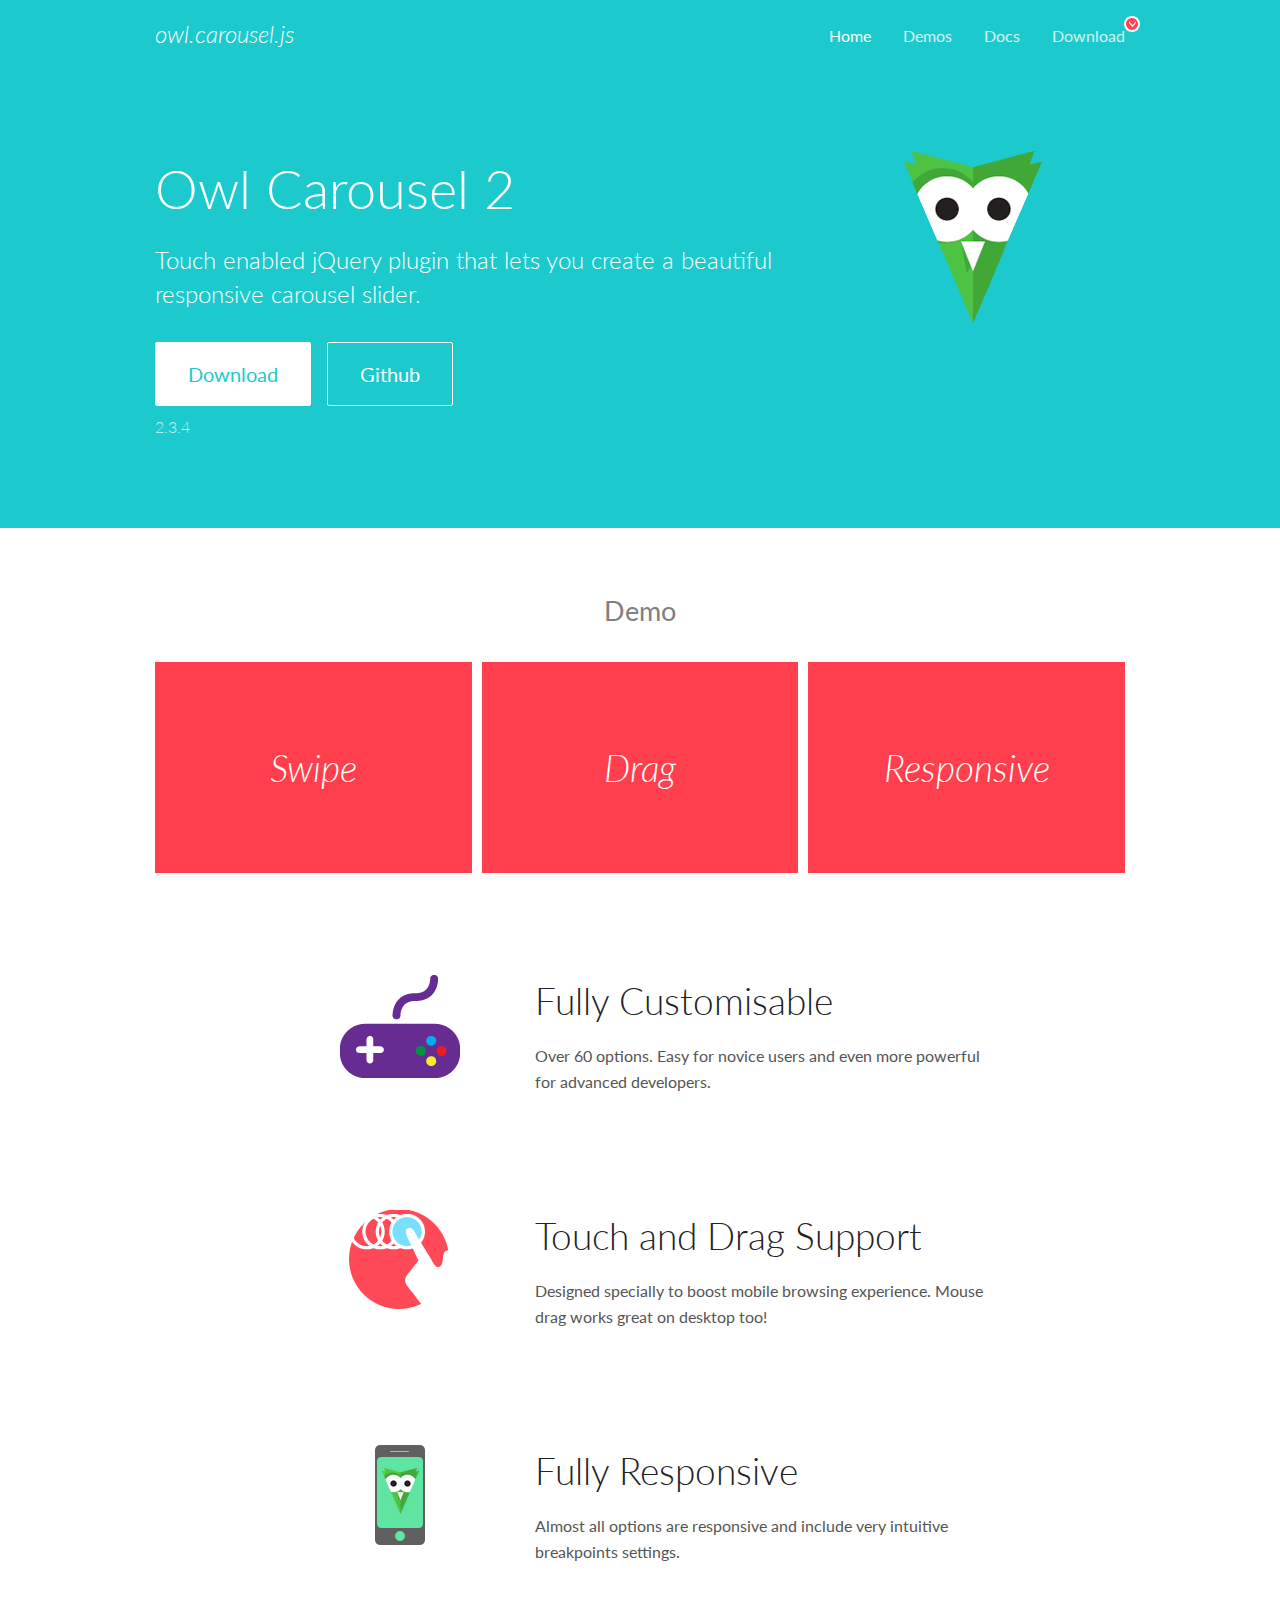
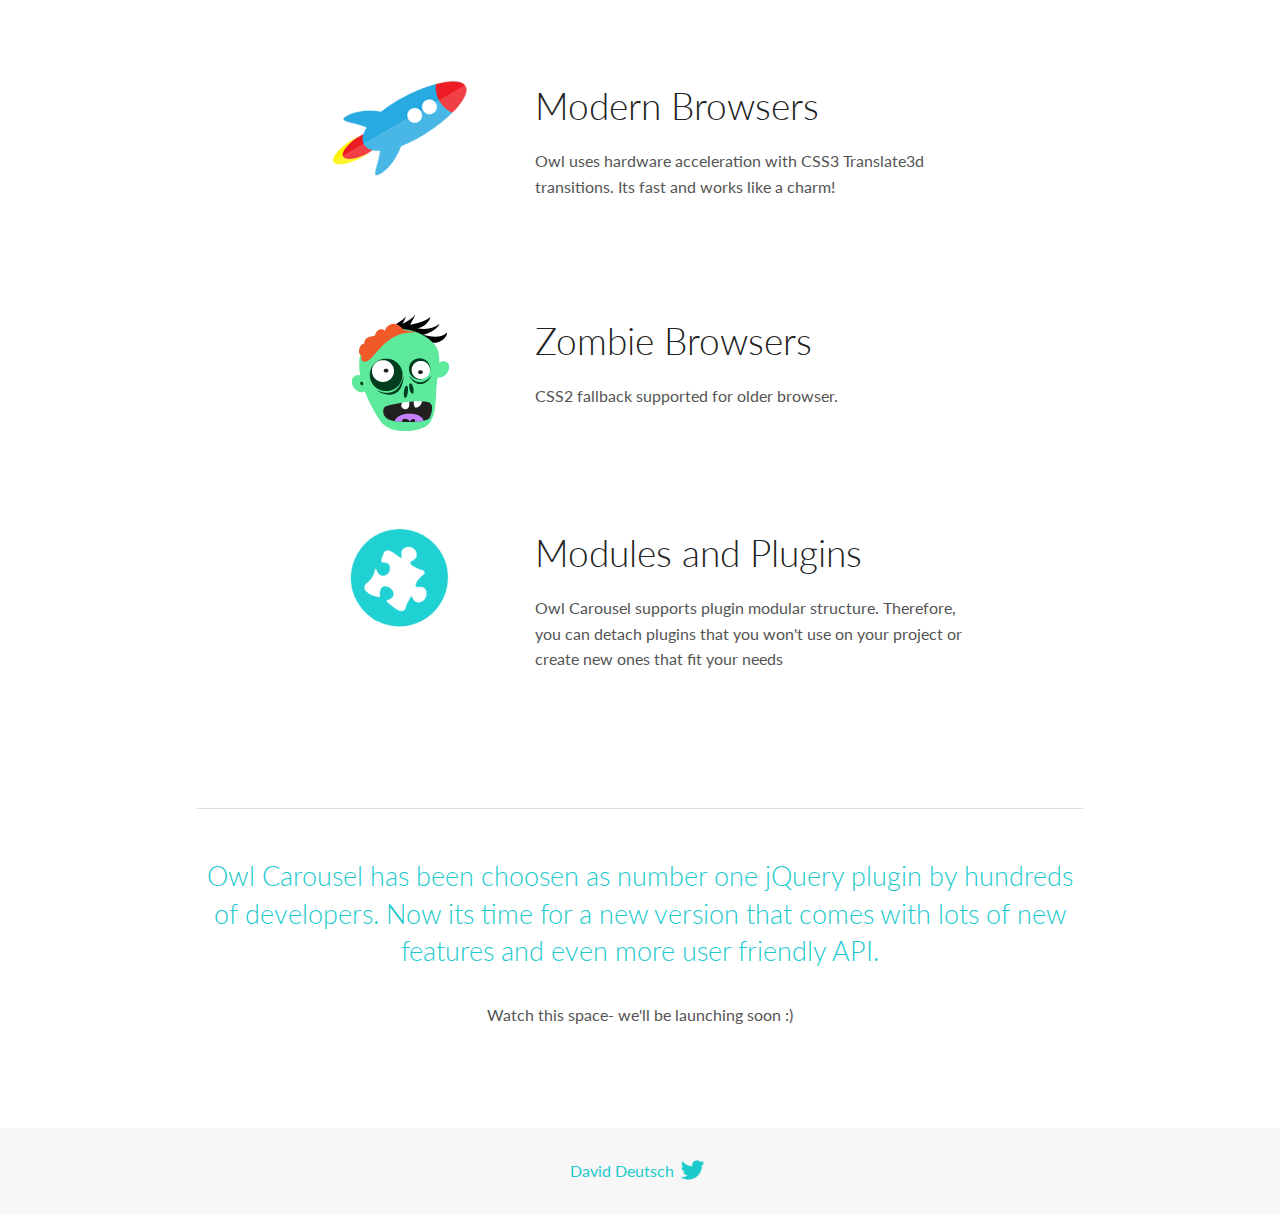
<file: lib/owlCarousel/docs/index.html>
<!DOCTYPE html>
<html lang="en">
  <head>

    <!-- head -->
    <meta charset="utf-8">
    <meta name="msapplication-tap-highlight" content="no" />
    <meta name="viewport" content="width=device-width, initial-scale=1.0" />
    <meta name="description" content="Touch enabled jQuery plugin that lets you create beautiful responsive carousel slider.">
    <meta name="author" content="David Deutsch">
    <title>
      Home | Owl Carousel | 2.3.4
    </title>

    <!-- Stylesheets -->
    <link href='https://fonts.googleapis.com/css?family=Lato:300,400,700,400italic,300italic' rel='stylesheet' type='text/css'>
    <link rel="stylesheet" href="assets/css/docs.theme.min.css">

    <!-- Owl Stylesheets -->
    <link rel="stylesheet" href="assets/owlcarousel/assets/owl.carousel.min.css">
    <link rel="stylesheet" href="assets/owlcarousel/assets/owl.theme.default.min.css">

    <!-- HTML5 shim and Respond.js IE8 support of HTML5 elements and media queries -->

    <!--[if lt IE 9]>
      <script src="https://oss.maxcdn.com/libs/html5shiv/3.7.0/html5shiv.js"></script>
      <script src="https://oss.maxcdn.com/libs/respond.js/1.3.0/respond.min.js"></script>
    <![endif]-->

    <!-- Favicons -->
    <link rel="apple-touch-icon-precomposed" sizes="144x144" href="assets/ico/apple-touch-icon-144-precomposed.png">
    <link rel="shortcut icon" href="assets/ico/favicon.png">
    <link rel="shortcut icon" href="favicon.ico">

    <!-- Yeah i know js should not be in header. Its required for demos.-->

    <!-- javascript -->
    <script src="assets/vendors/jquery.min.js"></script>
    <script src="assets/owlcarousel/owl.carousel.js"></script>
  </head>
  <body>

    <!-- header -->
    <header class="header">
      <div class="row">
        <div class="large-12 columns">
          <div class="brand left">
            <h3>
              <a href="/OwlCarousel2/">owl.carousel.js</a> 
            </h3>
          </div>
          <a id="toggle-nav" class="right">
            <span></span> <span></span> <span></span> 
          </a> 
          <div class="nav-bar">
            <ul class="clearfix">
              <li class="active">
                <a href="/OwlCarousel2/index.html">Home</a> 
              </li>
              <li> <a href="/OwlCarousel2/demos/demos.html">Demos</a>  </li>
              <li> <a href="/OwlCarousel2/docs/started-welcome.html">Docs</a>  </li>
              <li>
                <a href="https://github.com/OwlCarousel2/OwlCarousel2/archive/2.3.4.zip">Download</a> 
                <span class="download"></span> 
              </li>
            </ul>
          </div>
        </div>
      </div>
    </header>

    <!-- home panel -->
    <section id="hero">
      <div class="row">
        <div class="large-8 medium-8 columns">
          <h1>Owl Carousel 2</h1>
          <h4>Touch enabled jQuery plugin that lets you create a beautiful responsive carousel slider.</h4>
          <a href="https://github.com/OwlCarousel2/OwlCarousel2/archive/2.3.4.zip" class="hero-button">Download</a> 
          <a href="https://github.com/OwlCarousel2/OwlCarousel2" class="hero-button outline">Github</a> 
          <p>2.3.4</p>
        </div>
        <div class="large-4 medium-4 columns">
          <img class="owl-logo" src="assets/img/owl-logo.png" alt="mr. Owl">
        </div>
      </div>
    </section>

    <!-- body -->
    <div class="home-demo">
      <div class="row">
        <div class="large-12 columns">
          <h3>Demo</h3>
          <div class="owl-carousel">
            <div class="item">
              <h2>Swipe</h2>
            </div>
            <div class="item">
              <h2>Drag</h2>
            </div>
            <div class="item">
              <h2>Responsive</h2>
            </div>
            <div class="item">
              <h2>CSS3</h2>
            </div>
            <div class="item">
              <h2>Fast</h2>
            </div>
            <div class="item">
              <h2>Easy</h2>
            </div>
            <div class="item">
              <h2>Free</h2>
            </div>
            <div class="item">
              <h2>Upgradable</h2>
            </div>
            <div class="item">
              <h2>Tons of options</h2>
            </div>
            <div class="item">
              <h2>Infinity</h2>
            </div>
            <div class="item">
              <h2>Auto Width</h2>
            </div>
          </div>
        </div>
      </div>
    </div>
    <script>
      var owl = $('.owl-carousel');
      owl.owlCarousel({
        margin: 10,
        loop: true,
        responsive: {
          0: {
            items: 1
          },
          600: {
            items: 2
          },
          1000: {
            items: 3
          }
        }
      })
    </script>

    <!-- features -->
    <div id="features">
      <div class="row">
        <div class="small-12 medium-9 small-centered columns">
          <section class="row feature">
            <div class="medium-4 small-12 columns">
              <img src="assets/img/feature-options.png" alt="">
            </div>
            <div class="medium-8 small-12 columns">
              <h2>Fully Customisable</h2>
              <p>Over 60 options. Easy for novice users and even more powerful for advanced developers.</p>
            </div>
          </section>
          <section class="row feature">
            <div class="medium-4 small-12 columns">
              <img src="assets/img/feature-drag.png" alt="">
            </div>
            <div class="medium-8 small-12 columns">
              <h2>Touch and Drag Support</h2>
              <p>Designed specially to boost mobile browsing experience. Mouse drag works great on desktop too!</p>
            </div>
          </section>
          <section class="row feature">
            <div class="medium-4 small-12 columns">
              <img src="assets/img/feature-responsive.png" alt="">
            </div>
            <div class="medium-8 small-12 columns">
              <h2>Fully Responsive</h2>
              <p>Almost all options are responsive and include very intuitive breakpoints settings.</p>
            </div>
          </section>
          <section class="row feature">
            <div class="medium-4 small-12 columns">
              <img src="assets/img/feature-modern.png" alt="">
            </div>
            <div class="medium-8 small-12 columns">
              <h2>Modern Browsers</h2>
              <p>Owl uses hardware acceleration with CSS3 Translate3d transitions. Its fast and works like a charm! </p>
            </div>
          </section>
          <section class="row feature">
            <div class="medium-4 small-12 columns">
              <img src="assets/img/feature-zombie.png" alt="">
            </div>
            <div class="medium-8 small-12 columns">
              <h2>Zombie Browsers</h2>
              <p>CSS2 fallback supported for older browser.</p>
            </div>
          </section>
          <section class="row feature">
            <div class="medium-4 small-12 columns">
              <img src="assets/img/feature-module.png" alt="">
            </div>
            <div class="medium-8 small-12 columns">
              <h2>Modules and Plugins</h2>
              <p>Owl Carousel supports plugin modular structure. Therefore, you can detach plugins that you won&#x27;t use on your project or create new ones that fit your needs</p>
            </div>
          </section>
        </div>
      </div>
    </div>

    <!-- footer -->
    <section id="teaser-text">
      <div class="row">
        <div class="small-12 medium-11 small-centered columns">
          <hr>
          <h3 id="owl-carousel-has-been-choosen-as-number-one-jquery-plugin-by-hundreds-of-developers-now-its-time-for-a-new-version-that-comes-with-lots-of-new-features-and-even-more-user-friendly-api-">Owl Carousel has been choosen as number one jQuery plugin by hundreds of developers. Now its time for a new version that comes with lots of new features and even more user friendly API.</h3>
          <p>Watch this space- we&#39;ll be launching soon :)</p>
        </div>
      </div>
    </section>

    <!-- footer -->
    <footer class="footer">
      <div class="row">
        <div class="large-12 columns">
          <h5>
            <a href="/OwlCarousel2/docs/support-contact.html">David Deutsch</a> 
            <a id="custom-tweet-button" href="https://twitter.com/share?url=https://github.com/OwlCarousel2/OwlCarousel2&text=Owl Carousel - This is so awesome! " target="_blank"></a> 
          </h5>
        </div>
      </div>
    </footer>

    <!-- vendors -->
    <script src="assets/vendors/highlight.js"></script>
    <script src="assets/js/app.js"></script>
  </body>
</html>
</file>
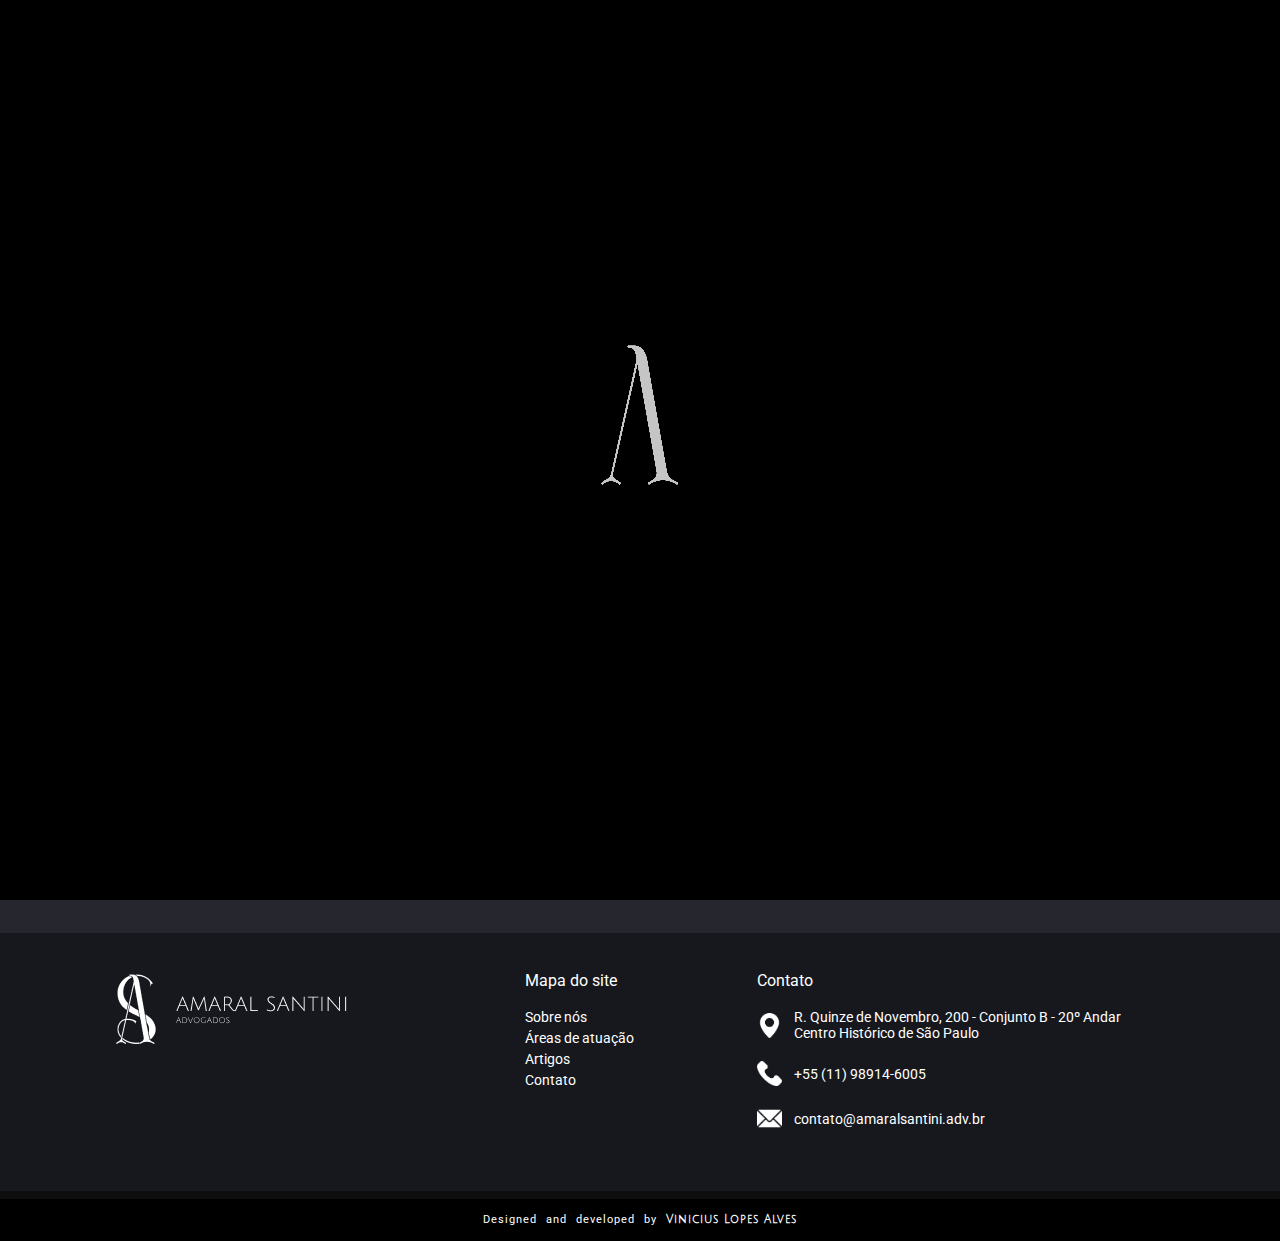
<file: pages/artigos.html>
<!DOCTYPE html>
<html lang="pt-br">

<head>
    <meta charset="UTF-8">
    <meta http-equiv="X-UA-Compatible" content="IE=edge">
    <meta name="viewport" content="width=device-width, initial-scale=1.0">
    <meta name="author" content="Vinicius Lopes Alves">
    <meta name="keywords"
        content="direito, justiça, escritório, advocacia são paulo, advogado são paulo, breno amaral santini, amaral santini adv, amaral santini advogados, escritório amaral santini, advogado breno santini">
    <meta name="description"
        content="O escritório Amaral Santini Advogados foi fundado pelo sócio Breno Amaral Santini para ser um lugar diferente de tudo o que já viu em todos os seus anos de experiência. Aqui visamos um lugar onde a excelência no atendimento aos clientes é a prioridade, onde a ética e a transparência são valores inegociáveis e onde a paixão pelo direito é compartilhada por todos os colaboradores.
    Temos como principal objetivo prestar serviços de consultoria e assessoria jurídica de forma personalizada e eficiente, buscando sempre soluções jurídicas inovadoras e eficazes para os clientes. Com uma equipe especializada e comprometida, o escritório tem como valores a ética, a transparência e a excelência, buscando sempre atender às necessidades de cada cliente de forma única e personalizada. Seja para questões contenciosas ou consultivas, o escritório está preparado para oferecer um atendimento de alta qualidade e buscar soluções estratégicas para os desafios jurídicos apresentados.">
    <meta name="viewport" content="width=device-width, initial-scale=1.0">

    <link rel="apple-touch-icon" sizes="180x180" href="../assets/favicon/apple-touch-icon.png">
    <link rel="icon" type="image/png" sizes="32x32" href="../assets/favicon/favicon-32x32.png">
    <link rel="icon" type="image/png" sizes="16x16" href="../assets/favicon/favicon-16x16.png">
    <link rel="manifest" href="../assets/favicon/site.webmanifest">

    <title>Amaral Santini Advogados</title>

    <link rel="stylesheet" href="../css/reset.css">
    <link rel="stylesheet" href="../css/commom.css">
    <link rel="stylesheet" href="../css/internas.css">
    <link rel="stylesheet" href="../css/loading.css">


    <link rel="preconnect" href="https://fonts.googleapis.com">
    <link rel="preconnect" href="https://fonts.gstatic.com" crossorigin>
    <link
        href="https://fonts.googleapis.com/css2?family=Julius+Sans+One&family=Jura:wght@300;500&display=swap&family=Roboto:wght@300&display=swap"
        rel="stylesheet">


</head>

<body>

    <div class="loading">
        <video autoplay loop muted>
            <source src="../assets/loading-logo.mp4" type="video/mp4">
        </video>
        <div class="loading-text">
            <p>Carregando...</p>
            <div class="cover-loading"></div>
        </div>
    </div>

    <div class="page-content">
        <!-- MENU DESKTOP -->
        <nav class="menu-desktop">
            <a href="../index.html">
                <img src="../assets/logo-branco.png" alt="Amaral Santini Advogados">
            </a>
            <ul class="menu">
                <li><a href="../index.html">Início</a></li>
                <li><a href="../pages/sobre-nos.html">Sobre nós</a></li>
                <li><span class="areas-de-atuacao">Áreas de atuação</span>
                    <ul id="dropdown-menu">
                        <li><a href="../pages/areas-de-atuacao/direito-tributario.html">Direito Tributário</a></li>
                        <li><a href="../pages/areas-de-atuacao/recuperacao-judicial.html">Recuperação Judicial</a></li>
                        <li><a href="../pages/areas-de-atuacao/direito-societario.html">Direito Societário</a></li>
                        <li><a href="../pages/areas-de-atuacao/planejamento-patrimonial-sucessorio.html">Planejamento
                                Patrimonial e Sucessório</a></li>
                        <li><a href="../pages/areas-de-atuacao/direito-civil.html">Direito Civil</a></li>
                        <li><a href="../pages/areas-de-atuacao/direito-trabalhista.html">Direito Trabalhista</a></li>
                    </ul>
                </li>
                <li><a href="../pages/artigos.html">Artigos</a></li>
                <li><a href="../pages/contato.html">Contato</a></li>
            </ul>
        </nav>

        <!-- MENU MOBILE -->
        <nav class="menu-mobile">
            <a href="../index.html">
                <img src="../assets/logo-branco.png" alt="Amaral Santini Advogados">
            </a>
            <img src="../assets/hamb-menu.png" alt="Menu" id="menu-toggle">
            <ul class="menu" id="menu-open">
                <li><a href="../index.html">Início</a></li>
                <li><a href="../pages/sobre-nos.html">Sobre nós</a></li>
                <li><span id="open-dropdown-mobile">Áreas de atuação</span>
                    <ul id="dropdown-mobile">
                        <li><a href="../pages/areas-de-atuacao/direito-tributario.html">Direito Tributário</a></li>
                        <li><a href="../pages/areas-de-atuacao/recuperacao-judicial.html">Recuperação Judicial</a></li>
                        <li><a href="../pages/areas-de-atuacao/direito-societario.html">Direito Societário</a></li>
                        <li><a href="../pages/areas-de-atuacao/planejamento-patrimonial-sucessorio.html">Planejamento
                                Patrimonial e Sucessório</a></li>
                        <li><a href="../pages/areas-de-atuacao/direito-civil.html">Direito Civil</a></li>
                        <li><a href="../pages/areas-de-atuacao/direito-trabalhista.html">Direito Trabalhista</a></li>
                    </ul>
                </li>
                <li><a href="../pages/artigos.html">Artigos</a></li>
                <li><a href="../pages/contato.html">Contato</a></li>
            </ul>
        </nav>

        <div class="banner">
            <img src="../assets/logo-banner.png" alt="Amaral Santini Advogados">
        </div>

        <div class="container" id="artigos">
            <h1 class="page-title">Artigos</h1>

            <div class="blocos-artigos">
                <a href="https://www.conjur.com.br/2022-mar-22/beno-santini-credito-tributarios-empresas-falidas"
                    target="_blank">
                    <div>
                        <img src="../assets/artigo1.png" alt="Crédito tributário em empresas com falência decretada">
                        <p>Crédito tributário em empresas com falência decretada</p>
                    </div>
                </a>

                <a href="../assets/estadao-icms.pdf" target="_blank">
                    <div>
                        <img src="../assets/artigo2.png"
                            alt="O ICMS não deve compor a base de cálculo do PIS e da COFINS: Mas, afinal, qual ICMS deve ser exclluído?">
                        <p>O ICMS não deve compor a base de cálculo do PIS e da COFINS: Mas, afinal, qual ICMS deve ser
                            exclluído?</p>
                    </div>
                </a>

                <a href="https://www.conjur.com.br/2020-dez-25/breno-santini-inconstitucionalidade-lei-13606-parecer-33" target="_blank">
                    <div>
                        <img src="../assets/artigo3.png"
                            alt="A inconstitucionalidade da lei 13.606/2018 e do parecer 33/2016">
                        <p>A inconstitucionalidade da lei 13.606/2018 e do parecer 33/2016</p>
                    </div>
                </a>
            </div>

        </div>

        <footer>
            <img src="../assets/logo-footer.png" alt="">
            <div class="info">
                <div>
                    <h4>Mapa do site</h4>
                    <ul>
                        <li><a href="../pages/sobre-nos.html">Sobre nós</a></li>
                        <li><a href="../pages/areas-de-atuacao.html">Áreas de atuação</a></li>
                        <li><a href="../pages/artigos.html">Artigos</a></li>
                        <li><a href="../pages/contato.html">Contato</a></li>
                    </ul>
                </div>
                <div>
                    <h4>Contato</h4>
                    <p><img src="../assets/icons/local.png" alt="Endereço"> <span>R. Quinze de Novembro, 200 - Conjunto
                            B - 20º Andar <br> Centro Histórico de São Paulo</span></p>
                    <p><img src="../assets/icons/phone.png" alt="Telefone"> <a
                            href="https://wa.me/5511989146005?text=Ol%C3%A1%2C+obrigado+por+entrar+em+contato+com+o+Escrit%C3%B3rio+de+Advocacia+Amaral+Santini+Advogados.+Estamos+dispon%C3%ADveis+para+atend%C3%AA-lo%28a%29+e+prestar+o+melhor+servi%C3%A7o+jur%C3%ADdico+poss%C3%ADvel.+Por+favor%2C+informe-nos+sobre+a+natureza+do+seu+caso+e+teremos+prazer+em+ajud%C3%A1-lo%28a%29.+Retornaremos+o+mais+breve+poss%C3%ADvel.+Obrigado%21"
                            target="_blank">+55 (11) 98914-6005</a></p>
                    <p><img src="../assets/icons/mail.png" alt="E-mail"> <a
                            href="mailto:contato@amaralsantini.adv.br">contato@amaralsantini.adv.br</a></p>
                </div>
            </div>
        </footer>

        <div class="developed">
            <p>Designed and developed by <a href="https://viniciuslopesalves.com.br/" target="_blank">Vinicius Lopes
                    Alves</a></p>
        </div>
    </div>

    <script src="../lib/jquery/jquery.min.js"></script>
    <script src="../lib/owlCarousel/dist/owl.carousel.min.js"></script>
    <script src="../main.js"></script>
</body>

</html>
</file>
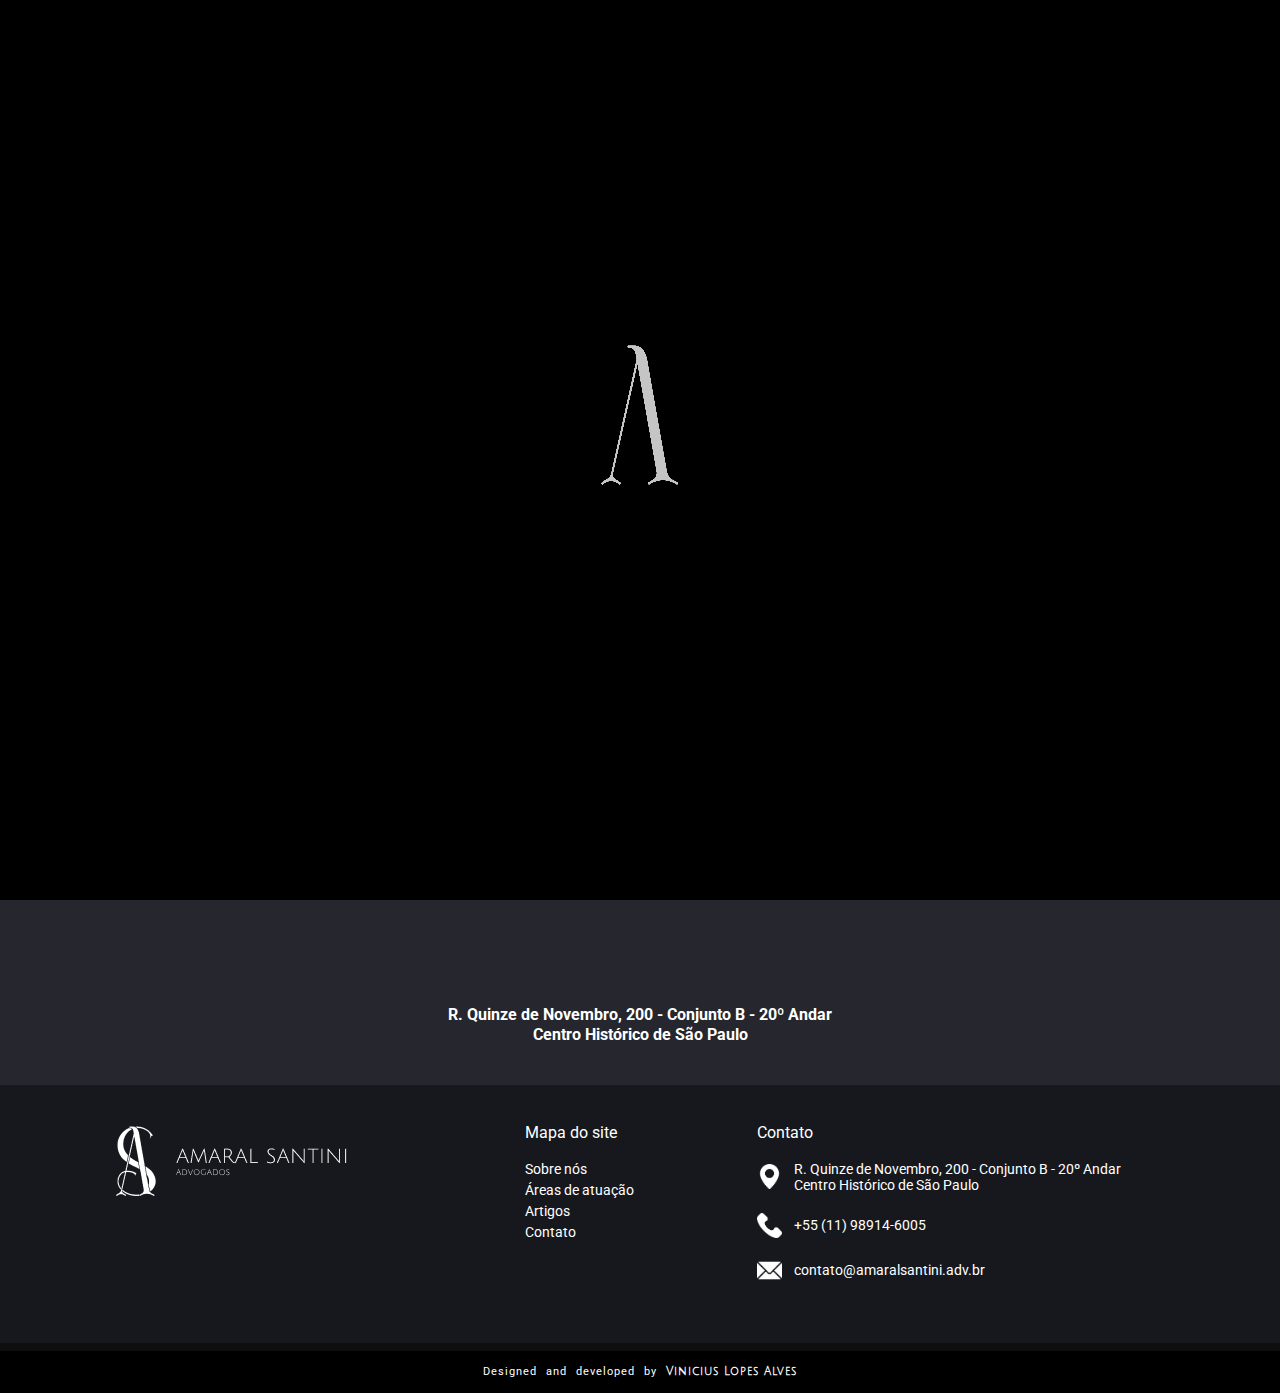
<file: pages/contato.html>
<!DOCTYPE html>
<html lang="pt-br">

<head>
    <meta charset="UTF-8">
    <meta http-equiv="X-UA-Compatible" content="IE=edge">
    <meta name="viewport" content="width=device-width, initial-scale=1.0">
    <meta name="author" content="Vinicius Lopes Alves">
    <meta name="keywords"
        content="direito, justiça, escritório, advocacia são paulo, advogado são paulo, breno amaral santini, amaral santini adv, amaral santini advogados, escritório amaral santini, advogado breno santini">
    <meta name="description"
        content="O escritório Amaral Santini Advogados foi fundado pelo sócio Breno Amaral Santini para ser um lugar diferente de tudo o que já viu em todos os seus anos de experiência. Aqui visamos um lugar onde a excelência no atendimento aos clientes é a prioridade, onde a ética e a transparência são valores inegociáveis e onde a paixão pelo direito é compartilhada por todos os colaboradores.
    Temos como principal objetivo prestar serviços de consultoria e assessoria jurídica de forma personalizada e eficiente, buscando sempre soluções jurídicas inovadoras e eficazes para os clientes. Com uma equipe especializada e comprometida, o escritório tem como valores a ética, a transparência e a excelência, buscando sempre atender às necessidades de cada cliente de forma única e personalizada. Seja para questões contenciosas ou consultivas, o escritório está preparado para oferecer um atendimento de alta qualidade e buscar soluções estratégicas para os desafios jurídicos apresentados.">
    <meta name="viewport" content="width=device-width, initial-scale=1.0">

    <link rel="apple-touch-icon" sizes="180x180" href="../assets/favicon/apple-touch-icon.png">
    <link rel="icon" type="image/png" sizes="32x32" href="../assets/favicon/favicon-32x32.png">
    <link rel="icon" type="image/png" sizes="16x16" href="../assets/favicon/favicon-16x16.png">
    <link rel="manifest" href="../assets/favicon/site.webmanifest">

    <title>Amaral Santini Advogados</title>

    <link rel="stylesheet" href="../css/reset.css">
    <link rel="stylesheet" href="../css/commom.css">
    <link rel="stylesheet" href="../css/internas.css">
    <link rel="stylesheet" href="../css/loading.css">


    <link rel="preconnect" href="https://fonts.googleapis.com">
    <link rel="preconnect" href="https://fonts.gstatic.com" crossorigin>
    <link
        href="https://fonts.googleapis.com/css2?family=Julius+Sans+One&family=Jura:wght@300;500&display=swap&family=Roboto:wght@300&display=swap"
        rel="stylesheet">


</head>

<body>

    <div class="loading">
        <video autoplay loop muted>
            <source src="../assets/loading-logo.mp4" type="video/mp4">
        </video>
        <div class="loading-text">
            <p>Carregando...</p>
            <div class="cover-loading"></div>
        </div>
    </div>

    <div class="page-content">
        <!-- MENU DESKTOP -->
        <nav class="menu-desktop">
            <a href="../index.html">
                <img src="../assets/logo-branco.png" alt="Amaral Santini Advogados">
            </a>
            <ul class="menu">
                <li><a href="../index.html">Início</a></li>
                <li><a href="../pages/sobre-nos.html">Sobre nós</a></li>
                <li><span class="areas-de-atuacao">Áreas de atuação</span>
                    <ul id="dropdown-menu">
                        <li><a href="../pages/areas-de-atuacao/direito-tributario.html">Direito Tributário</a></li>
                        <li><a href="../pages/areas-de-atuacao/recuperacao-judicial.html">Recuperação Judicial</a></li>
                        <li><a href="../pages/areas-de-atuacao/direito-societario.html">Direito Societário</a></li>
                        <li><a href="../pages/areas-de-atuacao/planejamento-patrimonial-sucessorio.html">Planejamento
                                Patrimonial e Sucessório</a></li>
                        <li><a href="../pages/areas-de-atuacao/direito-civil.html">Direito Civil</a></li>
                        <li><a href="../pages/areas-de-atuacao/direito-trabalhista.html">Direito Trabalhista</a></li>
                    </ul>
                </li>
                <li><a href="../pages/artigos.html">Artigos</a></li>
                <li><a href="../pages/contato.html">Contato</a></li>
            </ul>
        </nav>

        <!-- MENU MOBILE -->
        <nav class="menu-mobile">
            <a href="../index.html">
                <img src="../assets/logo-branco.png" alt="Amaral Santini Advogados">
            </a>
            <img src="../assets/hamb-menu.png" alt="Menu" id="menu-toggle">
            <ul class="menu" id="menu-open">
                <li><a href="../index.html">Início</a></li>
                <li><a href="../pages/sobre-nos.html">Sobre nós</a></li>
                <li><span id="open-dropdown-mobile">Áreas de atuação</span>
                    <ul id="dropdown-mobile">
                        <li><a href="../pages/areas-de-atuacao/direito-tributario.html">Direito Tributário</a></li>
                        <li><a href="../pages/areas-de-atuacao/recuperacao-judicial.html">Recuperação Judicial</a></li>
                        <li><a href="../pages/areas-de-atuacao/direito-societario.html">Direito Societário</a></li>
                        <li><a href="../pages/areas-de-atuacao/planejamento-patrimonial-sucessorio.html">Planejamento
                                Patrimonial e Sucessório</a></li>
                        <li><a href="../pages/areas-de-atuacao/direito-civil.html">Direito Civil</a></li>
                        <li><a href="../pages/areas-de-atuacao/direito-trabalhista.html">Direito Trabalhista</a></li>
                    </ul>
                </li>
                <li><a href="../pages/artigos.html">Artigos</a></li>
                <li><a href="../pages/contato.html">Contato</a></li>
            </ul>
        </nav>

        <div class="banner">
            <img src="../assets/logo-banner.png" alt="Amaral Santini Advogados">
        </div>

        <div class="container" id="contato">
            <h1 class="page-title">Contato</h1>

            <div>
                <a href="mailto:contato@amaralsantini.adv.br">
                    <img src="../assets/icons/contato-mail.png" alt="Email">
                    <p>contato@amaralsantini.adv.br</p>
                </a>

                <a
                    href="https://wa.me/5511989146005?text=Ol%C3%A1%2C+obrigado+por+entrar+em+contato+com+o+Escrit%C3%B3rio+de+Advocacia+Amaral+Santini+Advogados.+Estamos+dispon%C3%ADveis+para+atend%C3%AA-lo%28a%29+e+prestar+o+melhor+servi%C3%A7o+jur%C3%ADdico+poss%C3%ADvel.+Por+favor%2C+informe-nos+sobre+a+natureza+do+seu+caso+e+teremos+prazer+em+ajud%C3%A1-lo%28a%29.+Retornaremos+o+mais+breve+poss%C3%ADvel.+Obrigado%21">
                    <img src="../assets/icons/contato-phone.png" alt="Telefone">
                    <p>(11) 98914-6005</p>
                </a>

                <!-- <a href="">
                <img src="../assets/icons/contato-linkedin.png" alt="Linkedin">
                <p>Amaral Santini Adv</p>
            </a>

            <a href="">
                <img src="../assets/icons/contato-instagram.png" alt="Instagram">
                <p>@amaralsantini.adv</p>
            </a> -->
            </div>

            <div class="local">
                <iframe
                    src="https://www.google.com/maps/embed?pb=!1m18!1m12!1m3!1d3657.591979284329!2d-46.63652052370528!3d-23.54717336107301!2m3!1f0!2f0!3f0!3m2!1i1024!2i768!4f13.1!3m3!1m2!1s0x94ce585526f7fa63%3A0x90c4f5fd6b84e2cc!2sR.%20Quinze%20de%20Novembro%2C%20200%20-%20Centro%20Hist%C3%B3rico%20de%20S%C3%A3o%20Paulo%2C%20S%C3%A3o%20Paulo%20-%20SP%2C%2001012-010!5e0!3m2!1spt-BR!2sbr!4v1683654117490!5m2!1spt-BR!2sbr"
                    width="600" height="350" style="border:0;" allowfullscreen="" loading="lazy"
                    referrerpolicy="no-referrer-when-downgrade"></iframe>
                <p>R. Quinze de Novembro, 200 - Conjunto B - 20º Andar <br> Centro Histórico de São Paulo</p>
            </div>
        </div>

        <footer>
            <img src="../assets/logo-footer.png" alt="">
            <div class="info">
                <div>
                    <h4>Mapa do site</h4>
                    <ul>
                        <li><a href="../pages/sobre-nos.html">Sobre nós</a></li>
                        <li><a href="../pages/areas-de-atuacao.html">Áreas de atuação</a></li>
                        <li><a href="../pages/artigos.html">Artigos</a></li>
                        <li><a href="../pages/contato.html">Contato</a></li>
                    </ul>
                </div>
                <div>
                    <h4>Contato</h4>
                    <p><img src="../assets/icons/local.png" alt="Endereço"> <span>R. Quinze de Novembro, 200 - Conjunto
                            B - 20º Andar <br> Centro Histórico de São Paulo</span></p>
                    <p><img src="../assets/icons/phone.png" alt="Telefone"> <a
                            href="https://wa.me/5511989146005?text=Ol%C3%A1%2C+obrigado+por+entrar+em+contato+com+o+Escrit%C3%B3rio+de+Advocacia+Amaral+Santini+Advogados.+Estamos+dispon%C3%ADveis+para+atend%C3%AA-lo%28a%29+e+prestar+o+melhor+servi%C3%A7o+jur%C3%ADdico+poss%C3%ADvel.+Por+favor%2C+informe-nos+sobre+a+natureza+do+seu+caso+e+teremos+prazer+em+ajud%C3%A1-lo%28a%29.+Retornaremos+o+mais+breve+poss%C3%ADvel.+Obrigado%21"
                            target="_blank">+55 (11) 98914-6005</a></p>
                    <p><img src="../assets/icons/mail.png" alt="E-mail"> <a
                            href="mailto:contato@amaralsantini.adv.br">contato@amaralsantini.adv.br</a></p>
                </div>
            </div>
        </footer>

        <div class="developed">
            <p>Designed and developed by <a href="https://viniciuslopesalves.com.br/" target="_blank">Vinicius Lopes
                    Alves</a></p>
        </div>
    </div>



    <script src="../lib/jquery/jquery.min.js"></script>
    <script src="../lib/owlCarousel/dist/owl.carousel.min.js"></script>
    <script src="../main.js"></script>
</body>

</html>
</file>
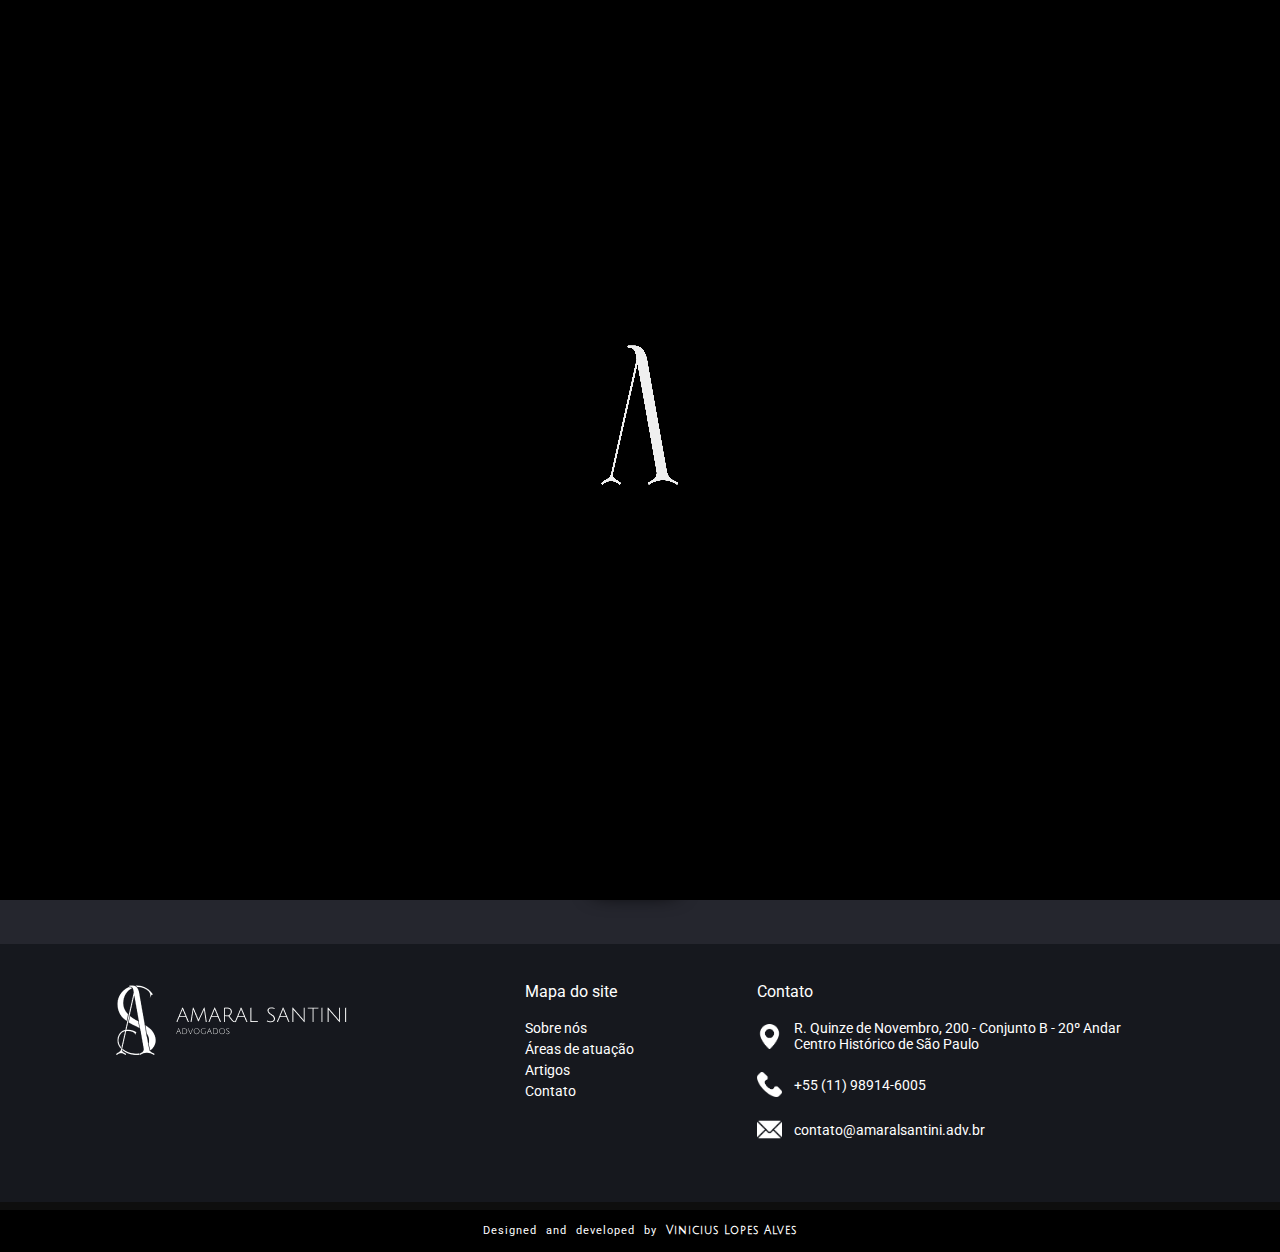
<file: pages/sobre-nos.html>
<!DOCTYPE html>
<html lang="pt-br">

<head>
    <meta charset="UTF-8">
    <meta http-equiv="X-UA-Compatible" content="IE=edge">
    <meta name="viewport" content="width=device-width, initial-scale=1.0">
    <meta name="author" content="Vinicius Lopes Alves">
    <meta name="keywords"
        content="direito, justiça, escritório, advocacia são paulo, advogado são paulo, breno amaral santini, amaral santini adv, amaral santini advogados, escritório amaral santini, advogado breno santini">
    <meta name="description"
        content="O escritório Amaral Santini Advogados foi fundado pelo sócio Breno Amaral Santini para ser um lugar diferente de tudo o que já viu em todos os seus anos de experiência. Aqui visamos um lugar onde a excelência no atendimento aos clientes é a prioridade, onde a ética e a transparência são valores inegociáveis e onde a paixão pelo direito é compartilhada por todos os colaboradores.
    Temos como principal objetivo prestar serviços de consultoria e assessoria jurídica de forma personalizada e eficiente, buscando sempre soluções jurídicas inovadoras e eficazes para os clientes. Com uma equipe especializada e comprometida, o escritório tem como valores a ética, a transparência e a excelência, buscando sempre atender às necessidades de cada cliente de forma única e personalizada. Seja para questões contenciosas ou consultivas, o escritório está preparado para oferecer um atendimento de alta qualidade e buscar soluções estratégicas para os desafios jurídicos apresentados.">
    <meta name="viewport" content="width=device-width, initial-scale=1.0">

    <link rel="apple-touch-icon" sizes="180x180" href="../assets/favicon/apple-touch-icon.png">
    <link rel="icon" type="image/png" sizes="32x32" href="../assets/favicon/favicon-32x32.png">
    <link rel="icon" type="image/png" sizes="16x16" href="../assets/favicon/favicon-16x16.png">
    <link rel="manifest" href="../assets/favicon/site.webmanifest">

    <title>Amaral Santini Advogados</title>

    <link rel="stylesheet" href="../css/reset.css">
    <link rel="stylesheet" href="../css/commom.css">
    <link rel="stylesheet" href="../css/internas.css">
    <link rel="stylesheet" href="../css/loading.css">


    <link rel="preconnect" href="https://fonts.googleapis.com">
    <link rel="preconnect" href="https://fonts.gstatic.com" crossorigin>
    <link href="https://fonts.googleapis.com/css2?family=Julius+Sans+One&family=Jura:wght@300;500&display=swap&family=Roboto:wght@300&display=swap" rel="stylesheet">


</head>

<body>

    <div class="loading">
        <video autoplay loop muted>
            <source src="../assets/loading-logo.mp4" type="video/mp4">
        </video>
        <div class="loading-text">
            <p>Carregando...</p>
            <div class="cover-loading"></div>
        </div>
    </div>

    <div class="page-content">
        <!-- MENU DESKTOP -->
        <nav class="menu-desktop">
            <a href="../index.html">
                <img src="../assets/logo-branco.png" alt="Amaral Santini Advogados">
            </a>
            <ul class="menu">
                <li><a href="../index.html">Início</a></li>
                <li><a href="../pages/sobre-nos.html">Sobre nós</a></li>
                <li><span class="areas-de-atuacao">Áreas de atuação</span>
                    <ul id="dropdown-menu">
                        <li><a href="../pages/areas-de-atuacao/direito-tributario.html">Direito Tributário</a></li>
                        <li><a href="../pages/areas-de-atuacao/recuperacao-judicial.html">Recuperação Judicial</a></li>
                        <li><a href="../pages/areas-de-atuacao/direito-societario.html">Direito Societário</a></li>
                        <li><a href="../pages/areas-de-atuacao/planejamento-patrimonial-sucessorio.html">Planejamento
                                Patrimonial e Sucessório</a></li>
                        <li><a href="../pages/areas-de-atuacao/direito-civil.html">Direito Civil</a></li>
                        <li><a href="../pages/areas-de-atuacao/direito-trabalhista.html">Direito Trabalhista</a></li>
                    </ul>
                </li>
                <li><a href="../pages/artigos.html">Artigos</a></li>
                <li><a href="../pages/contato.html">Contato</a></li>
            </ul>
        </nav>

        <!-- MENU MOBILE -->
        <nav class="menu-mobile">
            <a href="../index.html">
                <img src="../assets/logo-branco.png" alt="Amaral Santini Advogados">
            </a>
            <img src="../assets/hamb-menu.png" alt="Menu" id="menu-toggle">
            <ul class="menu" id="menu-open">
                <li><a href="../index.html">Início</a></li>
                <li><a href="../pages/sobre-nos.html">Sobre nós</a></li>
                <li><span id="open-dropdown-mobile">Áreas de atuação</span>
                    <ul id="dropdown-mobile">
                        <li><a href="../pages/areas-de-atuacao/direito-tributario.html">Direito Tributário</a></li>
                        <li><a href="../pages/areas-de-atuacao/recuperacao-judicial.html">Recuperação Judicial</a></li>
                        <li><a href="../pages/areas-de-atuacao/direito-societario.html">Direito Societário</a></li>
                        <li><a href="../pages/areas-de-atuacao/planejamento-patrimonial-sucessorio.html">Planejamento
                                Patrimonial e Sucessório</a></li>
                        <li><a href="../pages/areas-de-atuacao/direito-civil.html">Direito Civil</a></li>
                        <li><a href="../pages/areas-de-atuacao/direito-trabalhista.html">Direito Trabalhista</a></li>
                    </ul>
                </li>
                <li><a href="../pages/artigos.html">Artigos</a></li>
                <li><a href="../pages/contato.html">Contato</a></li>
            </ul>
        </nav>

        <div class="banner">
            <img src="../assets/logo-banner.png" alt="Amaral Santini Advogados">
        </div>

        <div class="container" id="sobre-nos">
            <h1 class="page-title">Sobre nós</h1>
            <div class="escritorio">
                <p>O escritório Amaral Santini Advogados foi fundado pelo sócio Breno Amaral Santini para ser um lugar
                    diferente de tudo o que já viu em todos os seus anos de experiência. Aqui visamos um lugar onde a
                    excelência no atendimento aos clientes é a prioridade, onde a ética e a transparência são valores
                    inegociáveis e onde a paixão pelo direito é compartilhada por todos os colaboradores.</p>
                <p>Temos como principal objetivo prestar serviços de consultoria e assessoria jurídica de forma
                    personalizada e eficiente, buscando sempre soluções jurídicas inovadoras e eficazes para os
                    clientes. Com uma equipe especializada e comprometida, o escritório tem como valores a ética, a
                    transparência e a excelência, buscando sempre atender às necessidades de cada cliente de forma única
                    e personalizada. Seja para questões contenciosas ou consultivas, o escritório está preparado para
                    oferecer um atendimento de alta qualidade e buscar soluções estratégicas para os desafios jurídicos
                    apresentados.</p>
            </div>
            <div class="equipe">
                <img src="../assets/breno-amaral.png" alt="Breno Amaral Santini">
                <span class="nome">Breno Amaral Santini</span>
                <span class="area">Sócio fundador</span>
                <a id="open-popup-sobre">Ver mais</a>

                <div id="popup-sobre">
                    <a id="close-popup">X</a>
                    <p>Breno Amaral Santini é advogado formado pela Pontifícia Universidade Católica de São Paulo
                        (PUC-SP), com atuação destacada nas áreas de Direito Tributário e Empresarial. Com vasta
                        experiência na condução de ações administrativas e judiciais, Breno já conquistou inúmeras
                        vitórias para seus clientes, especialmente na restituição de crédito tributário e redução da
                        carga tributária.</p>

                    <p>No âmbito empresarial, Breno é reconhecido pela sua atuação em Recuperação Judicial, tendo atuado
                        em projetos com passivos que ultrapassavam os R$ 2 bilhões de reais e com mais de mil e
                        quinhentos credores. Sua atuação se destaca pela capacidade de entender as necessidades dos
                        clientes e propor soluções criativas e efetivas para resolver questões complexas e desafiadoras.
                    </p>
                </div>
            </div>
        </div>

        <footer>
            <img src="../assets/logo-footer.png" alt="">
            <div class="info">
                <div>
                    <h4>Mapa do site</h4>
                    <ul>
                        <li><a href="../pages/sobre-nos.html">Sobre nós</a></li>
                        <li><a href="../pages/areas-de-atuacao.html">Áreas de atuação</a></li>
                        <li><a href="../pages/artigos.html">Artigos</a></li>
                        <li><a href="../pages/contato.html">Contato</a></li>
                    </ul>
                </div>
                <div>
                    <h4>Contato</h4>
                    <p><img src="../assets/icons/local.png" alt="Endereço"> <span>R. Quinze de Novembro, 200 - Conjunto
                            B - 20º Andar <br> Centro Histórico de São Paulo</span></p>
                    <p><img src="../assets/icons/phone.png" alt="Telefone"> <a
                            href="https://wa.me/5511989146005?text=Ol%C3%A1%2C+obrigado+por+entrar+em+contato+com+o+Escrit%C3%B3rio+de+Advocacia+Amaral+Santini+Advogados.+Estamos+dispon%C3%ADveis+para+atend%C3%AA-lo%28a%29+e+prestar+o+melhor+servi%C3%A7o+jur%C3%ADdico+poss%C3%ADvel.+Por+favor%2C+informe-nos+sobre+a+natureza+do+seu+caso+e+teremos+prazer+em+ajud%C3%A1-lo%28a%29.+Retornaremos+o+mais+breve+poss%C3%ADvel.+Obrigado%21"
                            target="_blank">+55 (11) 98914-6005</a></p>
                    <p><img src="../assets/icons/mail.png" alt="E-mail"> <a
                            href="mailto:contato@amaralsantini.adv.br">contato@amaralsantini.adv.br</a></p>
                </div>
            </div>
        </footer>

        <div class="developed">
            <p>Designed and developed by <a href="https://viniciuslopesalves.com.br/" target="_blank">Vinicius Lopes
                    Alves</a></p>
        </div>
    </div>



    <script src="../lib/jquery/jquery.min.js"></script>
    <script src="../lib/owlCarousel/dist/owl.carousel.min.js"></script>
    <script src="../main.js"></script>

    <script>
        var buttonAbrirPopup = document.getElementById('open-popup-sobre')
        var buttonFecharPopup = document.getElementById('close-popup')
        var popup = document.getElementById('popup-sobre')

        buttonAbrirPopup.addEventListener('click', function abrirPopup() {
            popup.style.display = 'block'
            console.log('clicou abrir')
        })

        buttonFecharPopup.addEventListener('click', function fecharPopup() {
            popup.style.display = 'none'
            console.log('clicou abrir')
        })
    </script>
</body>

</html>
</file>
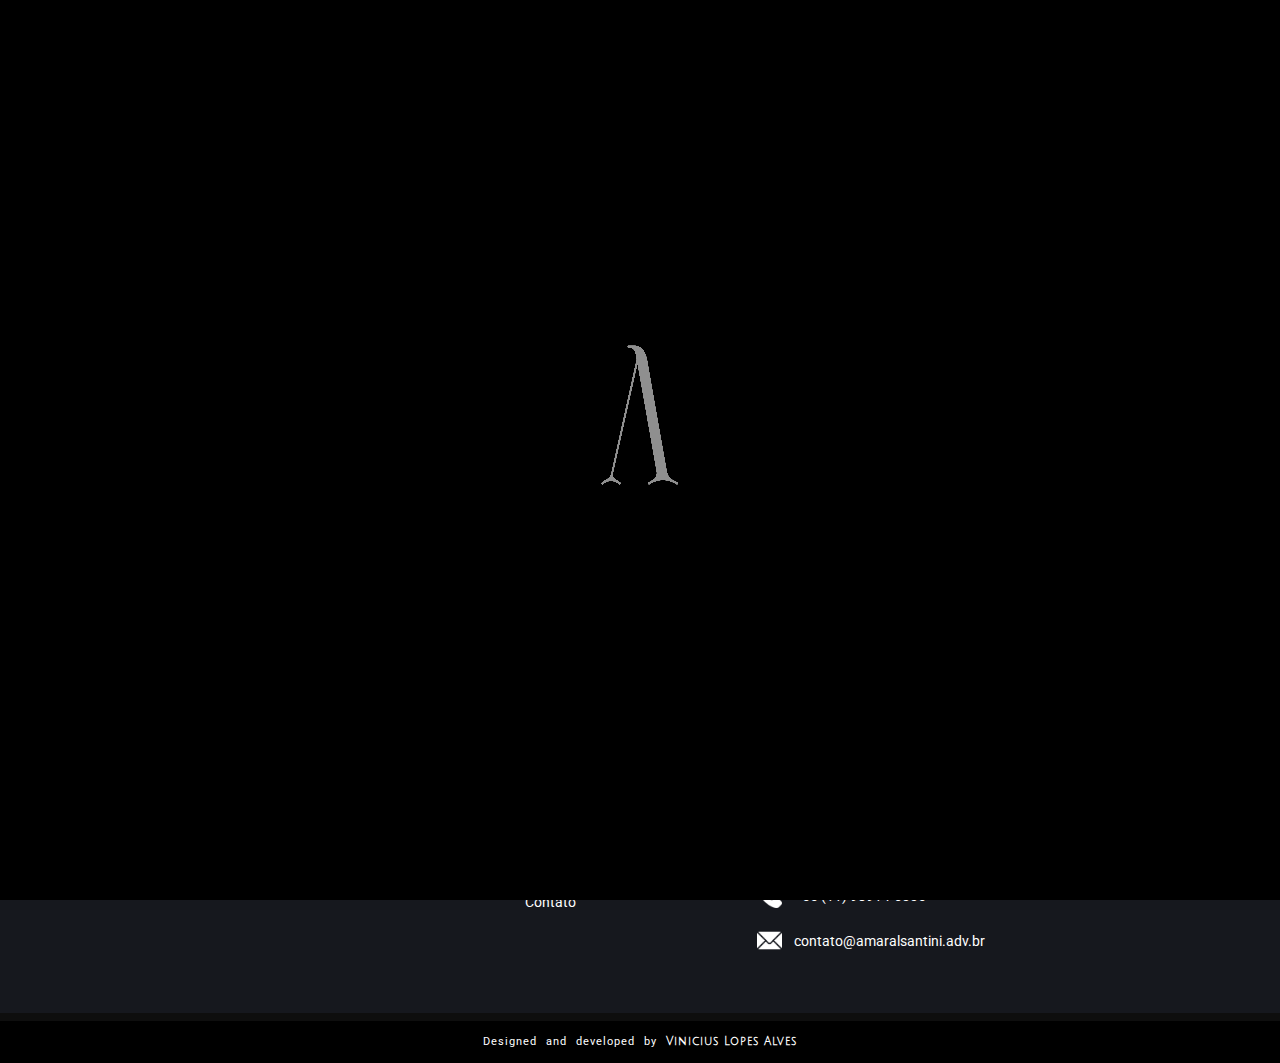
<file: pages/areas-de-atuacao/direito-civil.html>
<!DOCTYPE html>
<html lang="pt-br">

<head>
    <meta charset="UTF-8">
    <meta http-equiv="X-UA-Compatible" content="IE=edge">
    <meta name="viewport" content="width=device-width, initial-scale=1.0">
    <meta name="author" content="Vinicius Lopes Alves">
    <meta name="keywords"
        content="direito, justiça, escritório, advocacia são paulo, advogado são paulo, breno amaral santini, amaral santini adv, amaral santini advogados, escritório amaral santini, advogado breno santini">
    <meta name="description"
        content="O escritório Amaral Santini Advogados foi fundado pelo sócio Breno Amaral Santini para ser um lugar diferente de tudo o que já viu em todos os seus anos de experiência. Aqui visamos um lugar onde a excelência no atendimento aos clientes é a prioridade, onde a ética e a transparência são valores inegociáveis e onde a paixão pelo direito é compartilhada por todos os colaboradores.
    Temos como principal objetivo prestar serviços de consultoria e assessoria jurídica de forma personalizada e eficiente, buscando sempre soluções jurídicas inovadoras e eficazes para os clientes. Com uma equipe especializada e comprometida, o escritório tem como valores a ética, a transparência e a excelência, buscando sempre atender às necessidades de cada cliente de forma única e personalizada. Seja para questões contenciosas ou consultivas, o escritório está preparado para oferecer um atendimento de alta qualidade e buscar soluções estratégicas para os desafios jurídicos apresentados.">
    <meta name="viewport" content="width=device-width, initial-scale=1.0">

    <link rel="apple-touch-icon" sizes="180x180" href="../../assets/favicon/apple-touch-icon.png">
    <link rel="icon" type="image/png" sizes="32x32" href="../../assets/favicon/favicon-32x32.png">
    <link rel="icon" type="image/png" sizes="16x16" href="../../assets/favicon/favicon-16x16.png">
    <link rel="manifest" href="../../assets/favicon/site.webmanifest">

    <title>Amaral Santini Advogados</title>

    <link rel="stylesheet" href="../../css/reset.css">
    <link rel="stylesheet" href="../../css/commom.css">
    <link rel="stylesheet" href="../../css/internas.css">
    <link rel="stylesheet" href="areas.css">
    <link rel="stylesheet" href="../../css/loading.css">


    <link rel="preconnect" href="https://fonts.googleapis.com">
    <link rel="preconnect" href="https://fonts.gstatic.com" crossorigin>
    <link
        href="https://fonts.googleapis.com/css2?family=Julius+Sans+One&family=Jura:wght@300;500&display=swap&family=Roboto:wght@300&display=swap"
        rel="stylesheet">


</head>

<body>

    <div class="loading">
        <video autoplay loop muted>
            <source src="../../assets/loading-logo.mp4" type="video/mp4">
        </video>
        <div class="loading-text">
            <p>Carregando...</p>
            <div class="cover-loading"></div>
        </div>
    </div>

    <div class="page-content">
        <!-- MENU DESKTOP -->
        <nav class="menu-desktop">
            <a href="../../index.html">
                <img src="../../assets/logo-branco.png" alt="Amaral Santini Advogados">
            </a>
            <ul class="menu">
                <li><a href="../../index.html">Início</a></li>
                <li><a href="../../pages/sobre-nos.html">Sobre nós</a></li>
                <li><span class="areas-de-atuacao">Áreas de atuação</span>
                    <ul id="dropdown-menu">
                        <li><a href="../../pages/areas-de-atuacao/direito-tributario.html">Direito Tributário</a></li>
                        <li><a href="../../pages/areas-de-atuacao/recuperacao-judicial.html">Recuperação Judicial</a>
                        </li>
                        <li><a href="../../pages/areas-de-atuacao/direito-societario.html">Direito Societário</a></li>
                        <li><a href="../../pages/areas-de-atuacao/planejamento-patrimonial-sucessorio.html">Planejamento
                                Patrimonial e Sucessório</a></li>
                        <li><a href="../../pages/areas-de-atuacao/direito-civil.html">Direito Civil</a></li>
                        <li><a href="../../pages/areas-de-atuacao/direito-trabalhista.html">Direito Trabalhista</a></li>
                    </ul>
                </li>
                <li><a href="../../pages/artigos.html">Artigos</a></li>
                <li><a href="../../pages/contato.html">Contato</a></li>
            </ul>
        </nav>

        <!-- MENU MOBILE -->
        <nav class="menu-mobile">
            <a href="../../index.html">
                <img src="../../assets/logo-branco.png" alt="Amaral Santini Advogados">
            </a>
            <img src="../../assets/hamb-menu.png" alt="Menu" id="menu-toggle">
            <ul class="menu" id="menu-open">
                <li><a href="../../index.html">Início</a></li>
                <li><a href="../../pages/sobre-nos.html">Sobre nós</a></li>
                <li><span id="open-dropdown-mobile">Áreas de atuação</span>
                    <ul id="dropdown-mobile">
                        <li><a href="../../pages/areas-de-atuacao/direito-tributario.html">Direito Tributário</a></li>
                        <li><a href="../../pages/areas-de-atuacao/recuperacao-judicial.html">Recuperação Judicial</a>
                        </li>
                        <li><a href="../../pages/areas-de-atuacao/direito-societario.html">Direito Societário</a></li>
                        <li><a href="../../pages/areas-de-atuacao/planejamento-patrimonial-sucessorio.html">Planejamento
                                Patrimonial e Sucessório</a></li>
                        <li><a href="../../pages/areas-de-atuacao/direito-civil.html">Direito Civil</a></li>
                        <li><a href="../../pages/areas-de-atuacao/direito-trabalhista.html">Direito Trabalhista</a></li>
                    </ul>
                </li>
                <li><a href="../../pages/artigos.html">Artigos</a></li>
                <li><a href="../../pages/contato.html">Contato</a></li>
            </ul>
        </nav>

        <div class="banner">
            <img src="../../assets/logo-banner.png" alt="Amaral Santini Advogados">
        </div>

        <div class="container areas-atuacao" id="direito-tributario">
            <h1 class="page-title">Direito Civil</h1>

            <div>
                <ul>
                    <li>Elaboração e análise de contratos, como compra e venda, locação e prestação de serviços;</li>
                    <li>Promoção de ações para recuperação de créditos;</li>
                    <li>Atuação em casos de indenizações por danos morais e materiais;</li>
                    <li>Assessoria em questões relacionadas a propriedade intelectual e direitos autorais;</li>
                    <li>Orientação em questões de responsabilidade civil, incluindo acidentes de trânsito e erro médico;
                    </li>
                    <li>Atuação em casos de direito de família e sucessões, como divórcio, pensão alimentícia e
                        testamentos.</li>
                </ul>

                <p>O Direito Civil é o ramo do direito que regula as relações jurídicas entre pessoas físicas e
                    jurídicas. Ele engloba diversas áreas, como o direito das obrigações, contratos, responsabilidade
                    civil, direitos reais, família e sucessões. Em outras palavras, o Direito Civil trata das normas que
                    regem a vida privada das pessoas, incluindo seus direitos e deveres.</p>

                <p>No contexto do escritório de advocacia, a área de Direito Civil pode oferecer serviços como
                    assessoria jurídica para elaboração e análise de contratos, defesa de interesses em ações de
                    indenização, disputas de propriedade, divórcios, partilhas de bens, entre outros. A atuação nessa
                    área exige conhecimento técnico e experiência para orientar e representar os clientes em suas
                    demandas judiciais e extrajudiciais, buscando sempre a solução mais adequada e eficiente para cada
                    caso.</p>
            </div>
        </div>

        <footer>
            <img src="../../assets/logo-footer.png" alt="">
            <div class="info">
                <div>
                    <h4>Mapa do site</h4>
                    <ul>
                        <li><a href="../../pages/sobre-nos.html">Sobre nós</a></li>
                        <li><a href="../../pages/areas-de-atuacao.html">Áreas de atuação</a></li>
                        <li><a href="../../pages/artigos.html">Artigos</a></li>
                        <li><a href="../../pages/contato.html">Contato</a></li>
                    </ul>
                </div>
                <div>
                    <h4>Contato</h4>
                    <p><img src="../../assets/icons/local.png" alt="Endereço"> <span>R. Quinze de Novembro, 200 -
                            Conjunto B - 20º Andar <br> Centro Histórico de São Paulo</span></p>
                    <p><img src="../../assets/icons/phone.png" alt="Telefone"> <a
                            href="https://wa.me/5511989146005?text=Ol%C3%A1%2C+obrigado+por+entrar+em+contato+com+o+Escrit%C3%B3rio+de+Advocacia+Amaral+Santini+Advogados.+Estamos+dispon%C3%ADveis+para+atend%C3%AA-lo%28a%29+e+prestar+o+melhor+servi%C3%A7o+jur%C3%ADdico+poss%C3%ADvel.+Por+favor%2C+informe-nos+sobre+a+natureza+do+seu+caso+e+teremos+prazer+em+ajud%C3%A1-lo%28a%29.+Retornaremos+o+mais+breve+poss%C3%ADvel.+Obrigado%21"
                            target="_blank">+55 (11) 98914-6005</a></p>
                    <p><img src="../../assets/icons/mail.png" alt="E-mail"> <a
                            href="mailto:contato@amaralsantini.adv.br">contato@amaralsantini.adv.br</a></p>
                </div>
            </div>
        </footer>

        <div class="developed">
            <p>Designed and developed by <a href="https://viniciuslopesalves.com.br/" target="_blank">Vinicius Lopes
                    Alves</a></p>
        </div>
    </div>



    <script src="../../lib/jquery/jquery.min.js"></script>
    <script src="../../lib/owlCarousel/dist/owl.carousel.min.js"></script>
    <script src="../../main.js"></script>
</body>

</html>
</file>
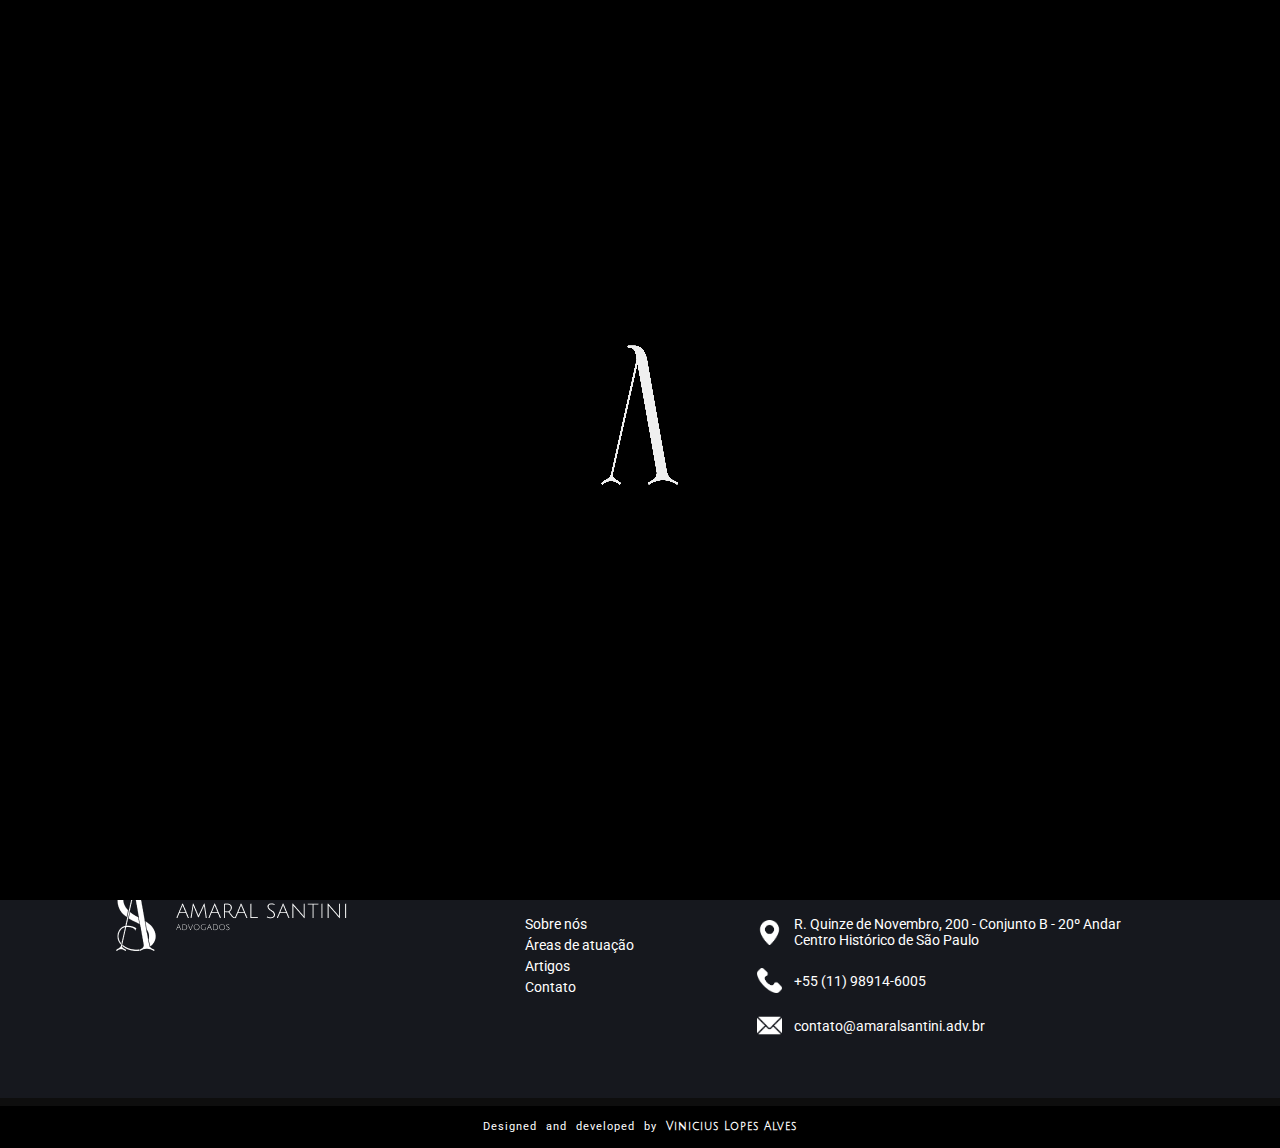
<file: pages/areas-de-atuacao/direito-societario.html>
<!DOCTYPE html>
<html lang="pt-br">

<head>
    <meta charset="UTF-8">
    <meta http-equiv="X-UA-Compatible" content="IE=edge">
    <meta name="viewport" content="width=device-width, initial-scale=1.0">
    <meta name="author" content="Vinicius Lopes Alves">
    <meta name="keywords"
        content="direito, justiça, escritório, advocacia são paulo, advogado são paulo, breno amaral santini, amaral santini adv, amaral santini advogados, escritório amaral santini, advogado breno santini">
    <meta name="description"
        content="O escritório Amaral Santini Advogados foi fundado pelo sócio Breno Amaral Santini para ser um lugar diferente de tudo o que já viu em todos os seus anos de experiência. Aqui visamos um lugar onde a excelência no atendimento aos clientes é a prioridade, onde a ética e a transparência são valores inegociáveis e onde a paixão pelo direito é compartilhada por todos os colaboradores.
    Temos como principal objetivo prestar serviços de consultoria e assessoria jurídica de forma personalizada e eficiente, buscando sempre soluções jurídicas inovadoras e eficazes para os clientes. Com uma equipe especializada e comprometida, o escritório tem como valores a ética, a transparência e a excelência, buscando sempre atender às necessidades de cada cliente de forma única e personalizada. Seja para questões contenciosas ou consultivas, o escritório está preparado para oferecer um atendimento de alta qualidade e buscar soluções estratégicas para os desafios jurídicos apresentados.">
    <meta name="viewport" content="width=device-width, initial-scale=1.0">

    <link rel="apple-touch-icon" sizes="180x180" href="../../assets/favicon/apple-touch-icon.png">
    <link rel="icon" type="image/png" sizes="32x32" href="../../assets/favicon/favicon-32x32.png">
    <link rel="icon" type="image/png" sizes="16x16" href="../../assets/favicon/favicon-16x16.png">
    <link rel="manifest" href="../../assets/favicon/site.webmanifest">

    <title>Amaral Santini Advogados</title>

    <link rel="stylesheet" href="../../css/reset.css">
    <link rel="stylesheet" href="../../css/commom.css">
    <link rel="stylesheet" href="../../css/internas.css">
    <link rel="stylesheet" href="areas.css">
    <link rel="stylesheet" href="../../css/loading.css">


    <link rel="preconnect" href="https://fonts.googleapis.com">
    <link rel="preconnect" href="https://fonts.gstatic.com" crossorigin>
    <link
        href="https://fonts.googleapis.com/css2?family=Julius+Sans+One&family=Jura:wght@300;500&display=swap&family=Roboto:wght@300&display=swap"
        rel="stylesheet">


</head>

<body>

    <div class="loading">
        <video autoplay loop muted>
            <source src="../../assets/loading-logo.mp4" type="video/mp4">
        </video>
        <div class="loading-text">
            <p>Carregando...</p>
            <div class="cover-loading"></div>
        </div>
    </div>

    <div class="page-content">
        <!-- MENU DESKTOP -->
        <nav class="menu-desktop">
            <a href="../../index.html">
                <img src="../../assets/logo-branco.png" alt="Amaral Santini Advogados">
            </a>
            <ul class="menu">
                <li><a href="../../index.html">Início</a></li>
                <li><a href="../../pages/sobre-nos.html">Sobre nós</a></li>
                <li><span class="areas-de-atuacao">Áreas de atuação</span>
                    <ul id="dropdown-menu">
                        <li><a href="../../pages/areas-de-atuacao/direito-tributario.html">Direito Tributário</a></li>
                        <li><a href="../../pages/areas-de-atuacao/recuperacao-judicial.html">Recuperação Judicial</a>
                        </li>
                        <li><a href="../../pages/areas-de-atuacao/direito-societario.html">Direito Societário</a></li>
                        <li><a href="../../pages/areas-de-atuacao/planejamento-patrimonial-sucessorio.html">Planejamento
                                Patrimonial e Sucessório</a></li>
                        <li><a href="../../pages/areas-de-atuacao/direito-civil.html">Direito Civil</a></li>
                        <li><a href="../../pages/areas-de-atuacao/direito-trabalhista.html">Direito Trabalhista</a></li>
                    </ul>
                </li>
                <li><a href="../../pages/artigos.html">Artigos</a></li>
                <li><a href="../../pages/contato.html">Contato</a></li>
            </ul>
        </nav>

        <!-- MENU MOBILE -->
        <nav class="menu-mobile">
            <a href="../../index.html">
                <img src="../../assets/logo-branco.png" alt="Amaral Santini Advogados">
            </a>
            <img src="../../assets/hamb-menu.png" alt="Menu" id="menu-toggle">
            <ul class="menu" id="menu-open">
                <li><a href="../../index.html">Início</a></li>
                <li><a href="../../pages/sobre-nos.html">Sobre nós</a></li>
                <li><span id="open-dropdown-mobile">Áreas de atuação</span>
                    <ul id="dropdown-mobile">
                        <li><a href="../../pages/areas-de-atuacao/direito-tributario.html">Direito Tributário</a></li>
                        <li><a href="../../pages/areas-de-atuacao/recuperacao-judicial.html">Recuperação Judicial</a>
                        </li>
                        <li><a href="../../pages/areas-de-atuacao/direito-societario.html">Direito Societário</a></li>
                        <li><a href="../../pages/areas-de-atuacao/planejamento-patrimonial-sucessorio.html">Planejamento
                                Patrimonial e Sucessório</a></li>
                        <li><a href="../../pages/areas-de-atuacao/direito-civil.html">Direito Civil</a></li>
                        <li><a href="../../pages/areas-de-atuacao/direito-trabalhista.html">Direito Trabalhista</a></li>
                    </ul>
                </li>
                <li><a href="../../pages/artigos.html">Artigos</a></li>
                <li><a href="../../pages/contato.html">Contato</a></li>
            </ul>
        </nav>

        <div class="banner">
            <img src="../../assets/logo-banner.png" alt="Amaral Santini Advogados">
        </div>

        <div class="container areas-atuacao" id="direito-tributario">
            <h1 class="page-title">Direito Societário</h1>

            <div>
                <ul>
                    <li>Assessoria na constituição de empresas e escolha do tipo societário mais adequado ao negócio;
                    </li>
                    <li>Elaboração e revisão de contratos sociais, estatutos e demais documentos societários;</li>
                    <li>Consultoria em operações societárias complexas, como fusões, aquisições e incorporações;</li>
                    <li>Assessoria em processos de reorganização societária, como cisões, fusões e transformações de
                        empresas;</li>
                    <li>Atuação em disputas societárias, como conflitos entre sócios, disputas de poder e
                        responsabilidade de administradores;</li>
                    <li>Orientação em questões relacionadas à governança corporativa e compliance empresarial;</li>
                    <li>Assessoria em processos de due diligence societária.</li>
                </ul>

                <p>O direito societário é uma área do Direito Empresarial que se dedica a regulamentar a constituição, o
                    funcionamento e a dissolução de empresas. Essa área abrange diversos aspectos, como a elaboração e
                    análise de contratos societários, questões relacionadas a acionistas e sócios, governança
                    corporativa, entre outros.</p>

                <p>No contexto de um escritório de advocacia, a atuação em direito societário pode incluir serviços como
                    a constituição e registro de empresas, elaboração e análise de contratos sociais, assessoria
                    jurídica em operações societárias, orientação em casos de conflitos entre sócios, elaboração e
                    revisão de políticas de governança corporativa, entre outros.</p>

                <p>A atuação do escritório de advocacia especializado em direito societário é fundamental para garantir
                    a conformidade das empresas com a legislação e para proteger os interesses dos sócios e acionistas.
                    Além disso, a assessoria jurídica em questões societárias é importante para garantir a continuidade
                    das atividades empresariais e a boa relação entre os sócios, evitando conflitos desnecessários e
                    prejuízos aos negócios.</p>
            </div>
        </div>

        <footer>
            <img src="../../assets/logo-footer.png" alt="">
            <div class="info">
                <div>
                    <h4>Mapa do site</h4>
                    <ul>
                        <li><a href="../../pages/sobre-nos.html">Sobre nós</a></li>
                        <li><a href="../../pages/areas-de-atuacao.html">Áreas de atuação</a></li>
                        <li><a href="../../pages/artigos.html">Artigos</a></li>
                        <li><a href="../../pages/contato.html">Contato</a></li>
                    </ul>
                </div>
                <div>
                    <h4>Contato</h4>
                    <p><img src="../../assets/icons/local.png" alt="Endereço"> <span>R. Quinze de Novembro, 200 -
                            Conjunto B - 20º Andar <br> Centro Histórico de São Paulo</span></p>
                    <p><img src="../../assets/icons/phone.png" alt="Telefone"> <a
                            href="https://wa.me/5511989146005?text=Ol%C3%A1%2C+obrigado+por+entrar+em+contato+com+o+Escrit%C3%B3rio+de+Advocacia+Amaral+Santini+Advogados.+Estamos+dispon%C3%ADveis+para+atend%C3%AA-lo%28a%29+e+prestar+o+melhor+servi%C3%A7o+jur%C3%ADdico+poss%C3%ADvel.+Por+favor%2C+informe-nos+sobre+a+natureza+do+seu+caso+e+teremos+prazer+em+ajud%C3%A1-lo%28a%29.+Retornaremos+o+mais+breve+poss%C3%ADvel.+Obrigado%21"
                            target="_blank">+55 (11) 98914-6005</a></p>
                    <p><img src="../../assets/icons/mail.png" alt="E-mail"> <a
                            href="mailto:contato@amaralsantini.adv.br">contato@amaralsantini.adv.br</a></p>
                </div>
            </div>
        </footer>

        <div class="developed">
            <p>Designed and developed by <a href="https://viniciuslopesalves.com.br/" target="_blank">Vinicius Lopes Alves</a></p>
        </div>
    </div>

    <script src="../../lib/jquery/jquery.min.js"></script>
    <script src="../../lib/owlCarousel/dist/owl.carousel.min.js"></script>
    <script src="../../main.js"></script>
</body>

</html>
</file>
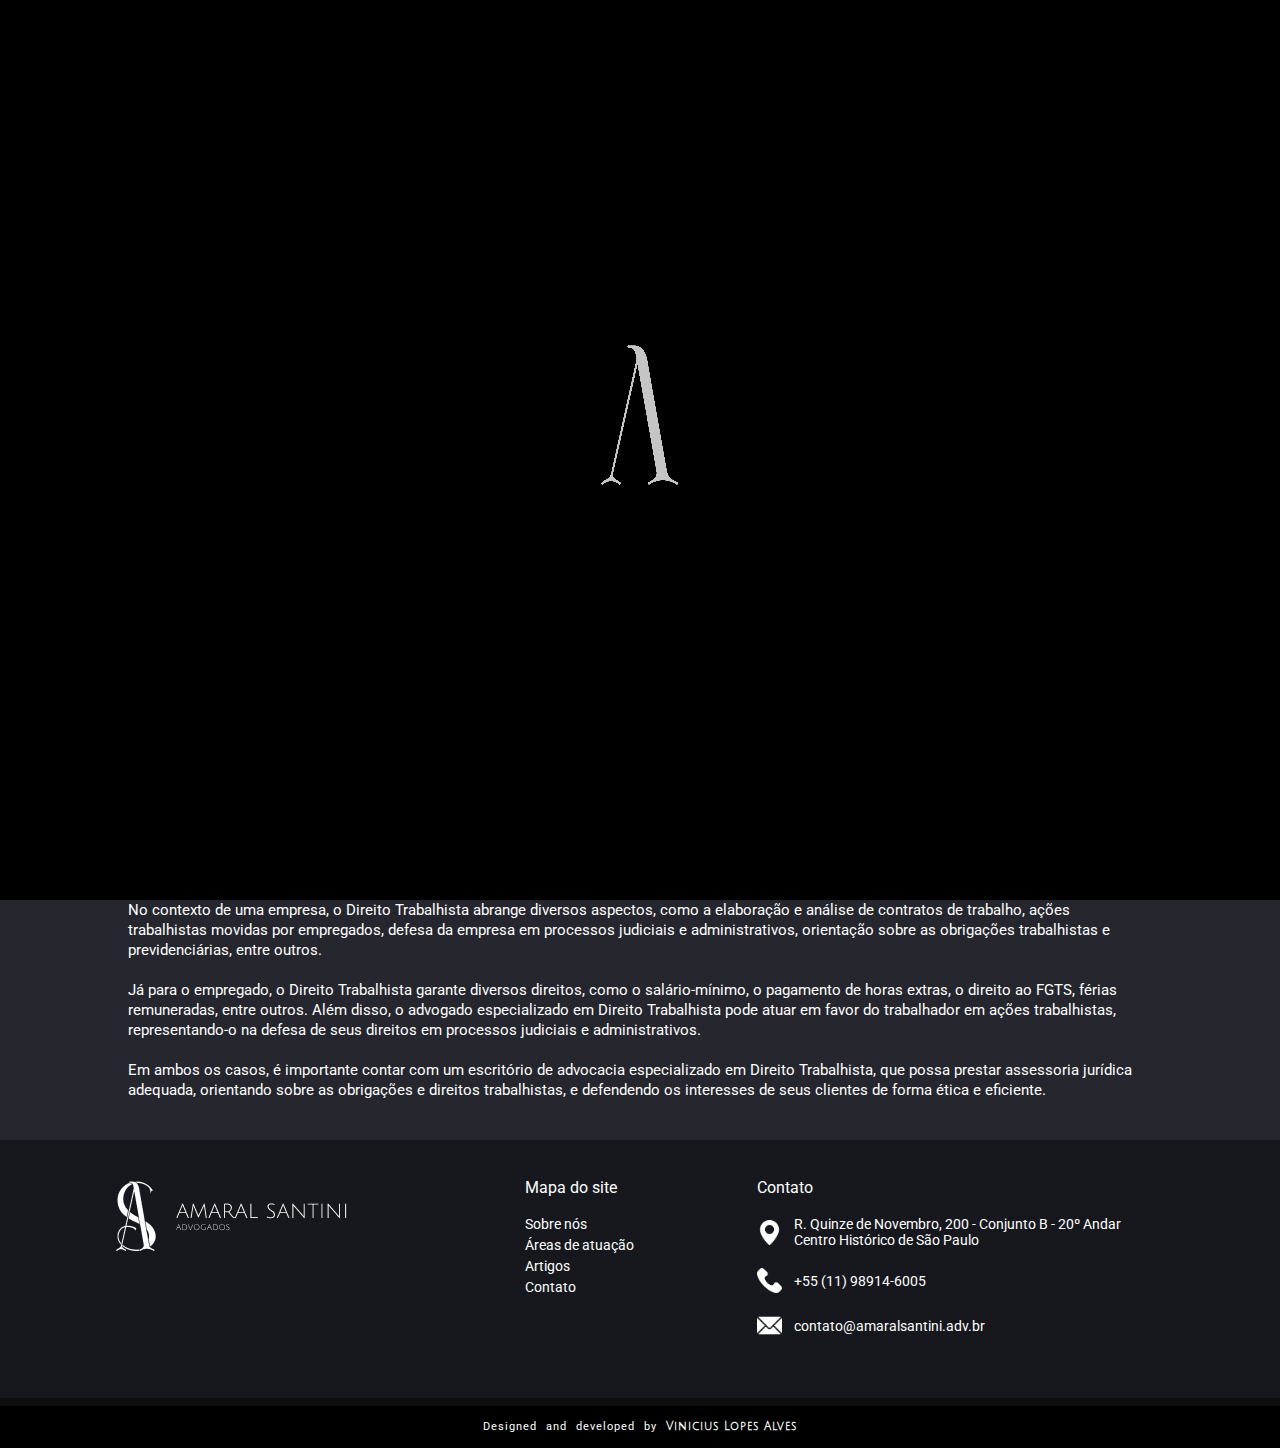
<file: pages/areas-de-atuacao/direito-trabalhista.html>
<!DOCTYPE html>
<html lang="pt-br">

<head>
    <meta charset="UTF-8">
    <meta http-equiv="X-UA-Compatible" content="IE=edge">
    <meta name="viewport" content="width=device-width, initial-scale=1.0">
    <meta name="author" content="Vinicius Lopes Alves">
    <meta name="keywords"
        content="direito, justiça, escritório, advocacia são paulo, advogado são paulo, breno amaral santini, amaral santini adv, amaral santini advogados, escritório amaral santini, advogado breno santini">
    <meta name="description"
        content="O escritório Amaral Santini Advogados foi fundado pelo sócio Breno Amaral Santini para ser um lugar diferente de tudo o que já viu em todos os seus anos de experiência. Aqui visamos um lugar onde a excelência no atendimento aos clientes é a prioridade, onde a ética e a transparência são valores inegociáveis e onde a paixão pelo direito é compartilhada por todos os colaboradores.
    Temos como principal objetivo prestar serviços de consultoria e assessoria jurídica de forma personalizada e eficiente, buscando sempre soluções jurídicas inovadoras e eficazes para os clientes. Com uma equipe especializada e comprometida, o escritório tem como valores a ética, a transparência e a excelência, buscando sempre atender às necessidades de cada cliente de forma única e personalizada. Seja para questões contenciosas ou consultivas, o escritório está preparado para oferecer um atendimento de alta qualidade e buscar soluções estratégicas para os desafios jurídicos apresentados.">
    <meta name="viewport" content="width=device-width, initial-scale=1.0">

    <link rel="apple-touch-icon" sizes="180x180" href="../../assets/favicon/apple-touch-icon.png">
    <link rel="icon" type="image/png" sizes="32x32" href="../../assets/favicon/favicon-32x32.png">
    <link rel="icon" type="image/png" sizes="16x16" href="../../assets/favicon/favicon-16x16.png">
    <link rel="manifest" href="../../assets/favicon/site.webmanifest">

    <title>Amaral Santini Advogados</title>

    <link rel="stylesheet" href="../../css/reset.css">
    <link rel="stylesheet" href="../../css/commom.css">
    <link rel="stylesheet" href="../../css/internas.css">
    <link rel="stylesheet" href="areas.css">
    <link rel="stylesheet" href="../../css/loading.css">


    <link rel="preconnect" href="https://fonts.googleapis.com">
    <link rel="preconnect" href="https://fonts.gstatic.com" crossorigin>
    <link
        href="https://fonts.googleapis.com/css2?family=Julius+Sans+One&family=Jura:wght@300;500&display=swap&family=Roboto:wght@300&display=swap"
        rel="stylesheet">


</head>

<body>

    <div class="loading">
        <video autoplay loop muted>
            <source src="../../assets/loading-logo.mp4" type="video/mp4">
        </video>
        <div class="loading-text">
            <p>Carregando...</p>
            <div class="cover-loading"></div>
        </div>
    </div>

    <div class="page-content">
        <!-- MENU DESKTOP -->
        <nav class="menu-desktop">
            <a href="../../index.html">
                <img src="../../assets/logo-branco.png" alt="Amaral Santini Advogados">
            </a>
            <ul class="menu">
                <li><a href="../../index.html">Início</a></li>
                <li><a href="../../pages/sobre-nos.html">Sobre nós</a></li>
                <li><span class="areas-de-atuacao">Áreas de atuação</span>
                    <ul id="dropdown-menu">
                        <li><a href="../../pages/areas-de-atuacao/direito-tributario.html">Direito Tributário</a></li>
                        <li><a href="../../pages/areas-de-atuacao/recuperacao-judicial.html">Recuperação Judicial</a>
                        </li>
                        <li><a href="../../pages/areas-de-atuacao/direito-societario.html">Direito Societário</a></li>
                        <li><a href="../../pages/areas-de-atuacao/planejamento-patrimonial-sucessorio.html">Planejamento
                                Patrimonial e Sucessório</a></li>
                        <li><a href="../../pages/areas-de-atuacao/direito-civil.html">Direito Civil</a></li>
                        <li><a href="../../pages/areas-de-atuacao/direito-trabalhista.html">Direito Trabalhista</a></li>
                    </ul>
                </li>
                <li><a href="../../pages/artigos.html">Artigos</a></li>
                <li><a href="../../pages/contato.html">Contato</a></li>
            </ul>
        </nav>

        <!-- MENU MOBILE -->
        <nav class="menu-mobile">
            <a href="../../index.html">
                <img src="../../assets/logo-branco.png" alt="Amaral Santini Advogados">
            </a>
            <img src="../../assets/hamb-menu.png" alt="Menu" id="menu-toggle">
            <ul class="menu" id="menu-open">
                <li><a href="../../index.html">Início</a></li>
                <li><a href="../../pages/sobre-nos.html">Sobre nós</a></li>
                <li><span id="open-dropdown-mobile">Áreas de atuação</span>
                    <ul id="dropdown-mobile">
                        <li><a href="../../pages/areas-de-atuacao/direito-tributario.html">Direito Tributário</a></li>
                        <li><a href="../../pages/areas-de-atuacao/recuperacao-judicial.html">Recuperação Judicial</a>
                        </li>
                        <li><a href="../../pages/areas-de-atuacao/direito-societario.html">Direito Societário</a></li>
                        <li><a href="../../pages/areas-de-atuacao/planejamento-patrimonial-sucessorio.html">Planejamento
                                Patrimonial e Sucessório</a></li>
                        <li><a href="../../pages/areas-de-atuacao/direito-civil.html">Direito Civil</a></li>
                        <li><a href="../../pages/areas-de-atuacao/direito-trabalhista.html">Direito Trabalhista</a></li>
                    </ul>
                </li>
                <li><a href="../../pages/artigos.html">Artigos</a></li>
                <li><a href="../../pages/contato.html">Contato</a></li>
            </ul>
        </nav>

        <div class="banner">
            <img src="../../assets/logo-banner.png" alt="Amaral Santini Advogados">
        </div>

        <div class="container areas-atuacao" id="direito-tributario">
            <h1 class="page-title">Direito Trabalhista</h1>

            <div>
                <ul>
                    <li>Análise de contratos de trabalho e seus termos;</li>
                    <li>Orientação em relação aos direitos trabalhistas de empregados e empregadores;</li>
                    <li>Defesa em processos trabalhistas, incluindo ações judiciais e administrativas;</li>
                    <li>Negociação de acordos extrajudiciais entre empregados e empregadores;</li>
                    <li>Elaboração de pareceres e consultoria jurídica em relação a assuntos trabalhistas;</li>
                    <li>Representação em processos de rescisão contratual, incluindo demissões coletivas e planos de
                        demissão voluntária;</li>
                    <li>Assessoria em relação à prevenção de litígios trabalhistas, incluindo a revisão de práticas e
                        políticas empresariais;</li>
                    <li>Cálculo de verbas rescisórias.</li>
                </ul>

                <ul>
                    <li>Análise de contratos de trabalho e seus termos;</li>
                    <li>Orientação em relação aos direitos trabalhistas de empregados e empregadores;</li>
                    <li>Defesa em processos trabalhistas, incluindo ações judiciais e administrativas;</li>
                    <li>Negociação de acordos extrajudiciais entre empregados e empregadores;</li>
                    <li>Elaboração de pareceres e consultoria jurídica em relação a assuntos trabalhistas;</li>
                    <li>Representação em processos de rescisão contratual, incluindo demissões coletivas e planos de
                        demissão voluntária;</li>
                    <li>Assessoria em relação à prevenção de litígios trabalhistas, incluindo a revisão de práticas e
                        políticas empresariais;</li>
                    <li>Cálculo de verbas rescisórias.</li>
                </ul>

                <p>O Direito Trabalhista é o ramo do direito que regula as relações de trabalho entre empregados e
                    empregadores. Ele estabelece as regras e direitos trabalhistas, como salário-mínimo, jornada de
                    trabalho, férias remuneradas, décimo terceiro salário, entre outros.</p>

                <p>No contexto de uma empresa, o Direito Trabalhista abrange diversos aspectos, como a elaboração e
                    análise de contratos de trabalho, ações trabalhistas movidas por empregados, defesa da empresa em
                    processos judiciais e administrativos, orientação sobre as obrigações trabalhistas e
                    previdenciárias, entre outros.</p>

                <p>Já para o empregado, o Direito Trabalhista garante diversos direitos, como o salário-mínimo, o
                    pagamento de horas extras, o direito ao FGTS, férias remuneradas, entre outros. Além disso, o
                    advogado especializado em Direito Trabalhista pode atuar em favor do trabalhador em ações
                    trabalhistas, representando-o na defesa de seus direitos em processos judiciais e administrativos.
                </p>

                <p>Em ambos os casos, é importante contar com um escritório de advocacia especializado em Direito
                    Trabalhista, que possa prestar assessoria jurídica adequada, orientando sobre as obrigações e
                    direitos trabalhistas, e defendendo os interesses de seus clientes de forma ética e eficiente.</p>
            </div>
        </div>

        <footer>
            <img src="../../assets/logo-footer.png" alt="">
            <div class="info">
                <div>
                    <h4>Mapa do site</h4>
                    <ul>
                        <li><a href="../../pages/sobre-nos.html">Sobre nós</a></li>
                        <li><a href="../../pages/areas-de-atuacao.html">Áreas de atuação</a></li>
                        <li><a href="../../pages/artigos.html">Artigos</a></li>
                        <li><a href="../../pages/contato.html">Contato</a></li>
                    </ul>
                </div>
                <div>
                    <h4>Contato</h4>
                    <p><img src="../../assets/icons/local.png" alt="Endereço"> <span>R. Quinze de Novembro, 200 -
                            Conjunto B - 20º Andar <br> Centro Histórico de São Paulo</span></p>
                    <p><img src="../../assets/icons/phone.png" alt="Telefone"> <a
                            href="https://wa.me/5511989146005?text=Ol%C3%A1%2C+obrigado+por+entrar+em+contato+com+o+Escrit%C3%B3rio+de+Advocacia+Amaral+Santini+Advogados.+Estamos+dispon%C3%ADveis+para+atend%C3%AA-lo%28a%29+e+prestar+o+melhor+servi%C3%A7o+jur%C3%ADdico+poss%C3%ADvel.+Por+favor%2C+informe-nos+sobre+a+natureza+do+seu+caso+e+teremos+prazer+em+ajud%C3%A1-lo%28a%29.+Retornaremos+o+mais+breve+poss%C3%ADvel.+Obrigado%21"
                            target="_blank">+55 (11) 98914-6005</a></p>
                    <p><img src="../../assets/icons/mail.png" alt="E-mail"> <a
                            href="mailto:contato@amaralsantini.adv.br">contato@amaralsantini.adv.br</a></p>
                </div>
            </div>
        </footer>

        <div class="developed">
            <p>Designed and developed by <a href="https://viniciuslopesalves.com.br/" target="_blank">Vinicius Lopes
                    Alves</a></p>
        </div>
    </div>



    <script src="../../lib/jquery/jquery.min.js"></script>
    <script src="../../lib/owlCarousel/dist/owl.carousel.min.js"></script>
    <script src="../../main.js"></script>
</body>

</html>
</file>
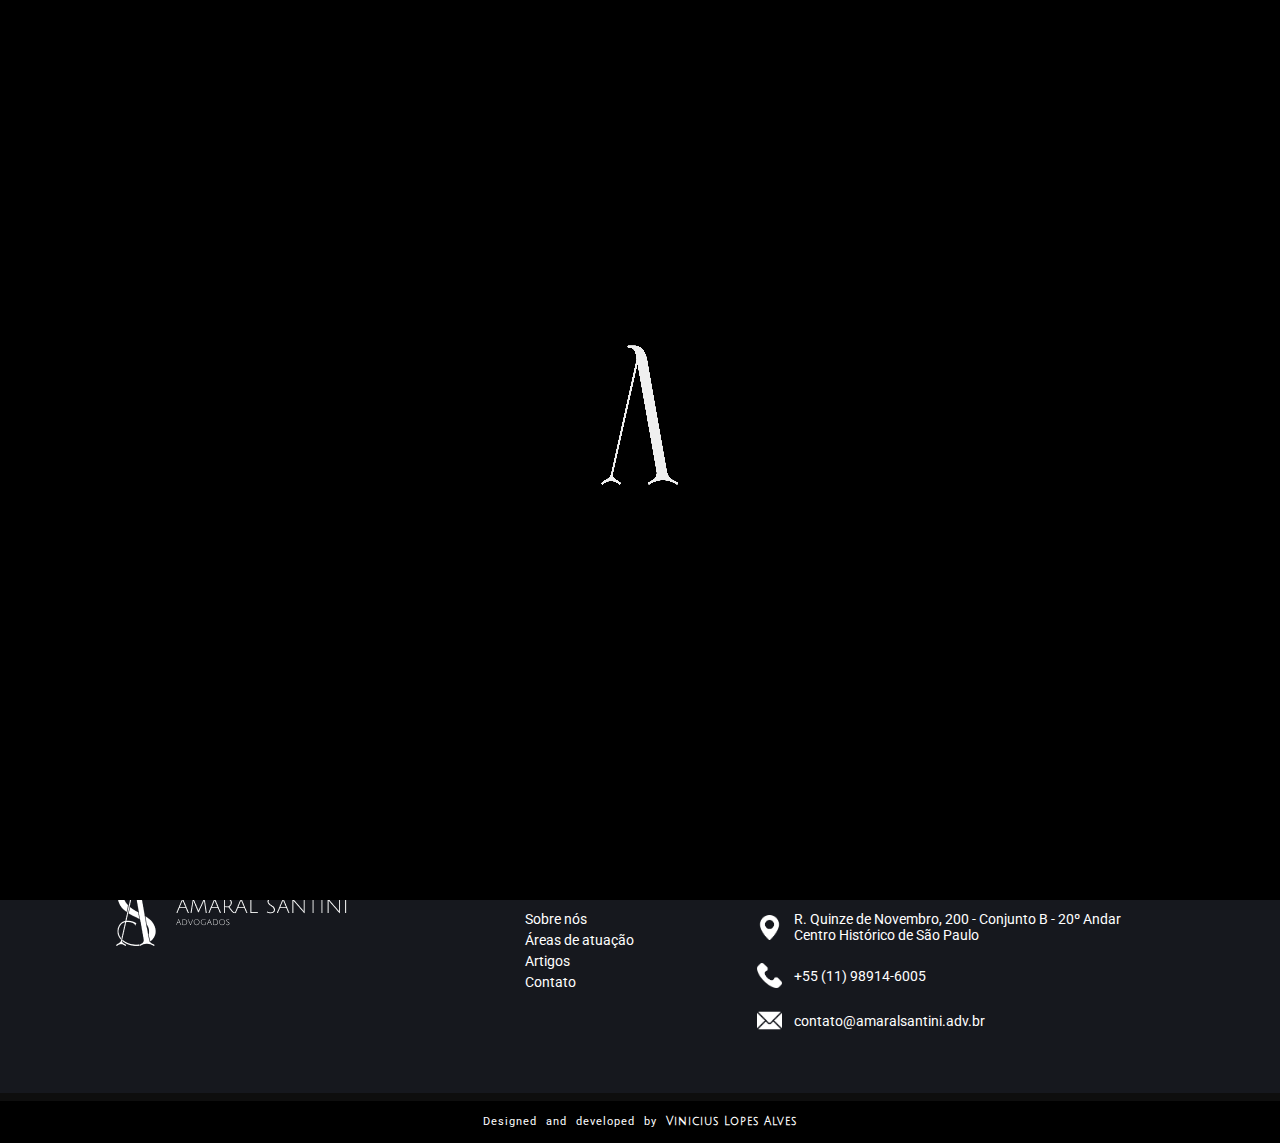
<file: pages/areas-de-atuacao/direito-tributario.html>
<!DOCTYPE html>
<html lang="pt-br">

<head>
    <meta charset="UTF-8">
    <meta http-equiv="X-UA-Compatible" content="IE=edge">
    <meta name="viewport" content="width=device-width, initial-scale=1.0">
    <meta name="author" content="Vinicius Lopes Alves">
    <meta name="keywords"
        content="direito, justiça, escritório, advocacia são paulo, advogado são paulo, breno amaral santini, amaral santini adv, amaral santini advogados, escritório amaral santini, advogado breno santini">
    <meta name="description"
        content="O escritório Amaral Santini Advogados foi fundado pelo sócio Breno Amaral Santini para ser um lugar diferente de tudo o que já viu em todos os seus anos de experiência. Aqui visamos um lugar onde a excelência no atendimento aos clientes é a prioridade, onde a ética e a transparência são valores inegociáveis e onde a paixão pelo direito é compartilhada por todos os colaboradores.
    Temos como principal objetivo prestar serviços de consultoria e assessoria jurídica de forma personalizada e eficiente, buscando sempre soluções jurídicas inovadoras e eficazes para os clientes. Com uma equipe especializada e comprometida, o escritório tem como valores a ética, a transparência e a excelência, buscando sempre atender às necessidades de cada cliente de forma única e personalizada. Seja para questões contenciosas ou consultivas, o escritório está preparado para oferecer um atendimento de alta qualidade e buscar soluções estratégicas para os desafios jurídicos apresentados.">
    <meta name="viewport" content="width=device-width, initial-scale=1.0">

    <link rel="apple-touch-icon" sizes="180x180" href="../../assets/favicon/apple-touch-icon.png">
    <link rel="icon" type="image/png" sizes="32x32" href="../../assets/favicon/favicon-32x32.png">
    <link rel="icon" type="image/png" sizes="16x16" href="../../assets/favicon/favicon-16x16.png">
    <link rel="manifest" href="../../assets/favicon/site.webmanifest">

    <title>Amaral Santini Advogados</title>

    <link rel="stylesheet" href="../../css/reset.css">
    <link rel="stylesheet" href="../../css/commom.css">
    <link rel="stylesheet" href="../../css/internas.css">
    <link rel="stylesheet" href="areas.css">
    <link rel="stylesheet" href="../../css/loading.css">

    <link rel="preconnect" href="https://fonts.googleapis.com">
    <link rel="preconnect" href="https://fonts.gstatic.com" crossorigin>
    <link
        href="https://fonts.googleapis.com/css2?family=Julius+Sans+One&family=Jura:wght@300;500&display=swap&family=Roboto:wght@300&display=swap"
        rel="stylesheet">


</head>

<body>

    <div class="loading">
        <video autoplay loop muted>
            <source src="../../assets/loading-logo.mp4" type="video/mp4">
        </video>
        <div class="loading-text">
            <p>Carregando...</p>
            <div class="cover-loading"></div>
        </div>
    </div>

    <div class="page-content">
        <!-- MENU DESKTOP -->
        <nav class="menu-desktop">
            <a href="../../index.html">
                <img src="../../assets/logo-branco.png" alt="Amaral Santini Advogados">
            </a>
            <ul class="menu">
                <li><a href="../../index.html">Início</a></li>
                <li><a href="../../pages/sobre-nos.html">Sobre nós</a></li>
                <li><span class="areas-de-atuacao">Áreas de atuação</span>
                    <ul id="dropdown-menu">
                        <li><a href="../../pages/areas-de-atuacao/direito-tributario.html">Direito Tributário</a></li>
                        <li><a href="../../pages/areas-de-atuacao/recuperacao-judicial.html">Recuperação Judicial</a>
                        </li>
                        <li><a href="../../pages/areas-de-atuacao/direito-societario.html">Direito Societário</a></li>
                        <li><a href="../../pages/areas-de-atuacao/planejamento-patrimonial-sucessorio.html">Planejamento
                                Patrimonial e Sucessório</a></li>
                        <li><a href="../../pages/areas-de-atuacao/direito-civil.html">Direito Civil</a></li>
                        <li><a href="../../pages/areas-de-atuacao/direito-trabalhista.html">Direito Trabalhista</a></li>
                    </ul>
                </li>
                <li><a href="../../pages/artigos.html">Artigos</a></li>
                <li><a href="../../pages/contato.html">Contato</a></li>
            </ul>
        </nav>

        <!-- MENU MOBILE -->
        <nav class="menu-mobile">
            <a href="../../index.html">
                <img src="../../assets/logo-branco.png" alt="Amaral Santini Advogados">
            </a>
            <img src="../../assets/hamb-menu.png" alt="Menu" id="menu-toggle">
            <ul class="menu" id="menu-open">
                <li><a href="../../index.html">Início</a></li>
                <li><a href="../../pages/sobre-nos.html">Sobre nós</a></li>
                <li><span id="open-dropdown-mobile">Áreas de atuação</span>
                    <ul id="dropdown-mobile">
                        <li><a href="../../pages/areas-de-atuacao/direito-tributario.html">Direito Tributário</a></li>
                        <li><a href="../../pages/areas-de-atuacao/recuperacao-judicial.html">Recuperação Judicial</a>
                        </li>
                        <li><a href="../../pages/areas-de-atuacao/direito-societario.html">Direito Societário</a></li>
                        <li><a href="../../pages/areas-de-atuacao/planejamento-patrimonial-sucessorio.html">Planejamento
                                Patrimonial e Sucessório</a></li>
                        <li><a href="../../pages/areas-de-atuacao/direito-civil.html">Direito Civil</a></li>
                        <li><a href="../../pages/areas-de-atuacao/direito-trabalhista.html">Direito Trabalhista</a></li>
                    </ul>
                </li>
                <li><a href="../../pages/artigos.html">Artigos</a></li>
                <li><a href="../../pages/contato.html">Contato</a></li>
            </ul>
        </nav>

        <div class="banner">
            <img src="../../assets/logo-banner.png" alt="Amaral Santini Advogados">
        </div>

        <div class="container areas-atuacao" id="direito-tributario">
            <h1 class="page-title">Direito Tributário</h1>

            <div>
                <ul>
                    <li>Defesa de empresas em processos administrativos e judiciais envolvendo questões tributárias;
                    </li>
                    <li>Elaboração de pareceres e consultoria em temas tributários;</li>
                    <li>Análise de riscos e oportunidades fiscais em operações empresariais;</li>
                    <li>Recuperação de créditos tributários, como impostos, taxas e contribuições;</li>
                    <li>Acompanhamento e defesa em processos de execução fiscal;</li>
                    <li>Atuação em negociações com órgãos públicos para regularização de débitos fiscais.</li>
                </ul>

                <p>O contencioso tributário é a área do direito que trata de disputas entre contribuintes e o Fisco, ou
                    seja, a Receita Federal e demais órgãos responsáveis pela arrecadação de impostos. O contencioso
                    pode surgir por diversos motivos, como a contestação do valor de um tributo, alegações de sonegação
                    fiscal, autuações fiscais, entre outros.</p>

                <p>A recuperação de crédito tributário, por sua vez, é a atuação do escritório de advocacia em favor do
                    contribuinte para recuperar valores pagos indevidamente ou a maior em relação a tributos, bem como
                    para regularizar a situação fiscal do cliente. Essa área envolve tanto a análise e revisão de
                    obrigações tributárias já vencidas quanto a elaboração de estratégias para evitar o pagamento
                    indevido de tributos no futuro.</p>

                <p>No contexto do escritório de advocacia, a atuação em contencioso tributário e recuperação de crédito
                    tributário pode incluir serviços como a defesa do contribuinte em processos administrativos e
                    judiciais, análise e revisão de obrigações tributárias, obtenção de certidões negativas de débito,
                    entre outros. O objetivo é sempre buscar soluções que possam minimizar o impacto dos tributos sobre
                    o negócio do cliente, garantindo a conformidade com a legislação fiscal.</p>
            </div>
        </div>

        <footer>
            <img src="../../assets/logo-footer.png" alt="">
            <div class="info">
                <div>
                    <h4>Mapa do site</h4>
                    <ul>
                        <li><a href="../../pages/sobre-nos.html">Sobre nós</a></li>
                        <li><a href="../../pages/areas-de-atuacao.html">Áreas de atuação</a></li>
                        <li><a href="../../pages/artigos.html">Artigos</a></li>
                        <li><a href="../../pages/contato.html">Contato</a></li>
                    </ul>
                </div>
                <div>
                    <h4>Contato</h4>
                    <p><img src="../../assets/icons/local.png" alt="Endereço"> <span>R. Quinze de Novembro, 200 -
                            Conjunto B - 20º Andar <br> Centro Histórico de São Paulo</span></p>
                    <p><img src="../../assets/icons/phone.png" alt="Telefone"> <a
                            href="https://wa.me/5511989146005?text=Ol%C3%A1%2C+obrigado+por+entrar+em+contato+com+o+Escrit%C3%B3rio+de+Advocacia+Amaral+Santini+Advogados.+Estamos+dispon%C3%ADveis+para+atend%C3%AA-lo%28a%29+e+prestar+o+melhor+servi%C3%A7o+jur%C3%ADdico+poss%C3%ADvel.+Por+favor%2C+informe-nos+sobre+a+natureza+do+seu+caso+e+teremos+prazer+em+ajud%C3%A1-lo%28a%29.+Retornaremos+o+mais+breve+poss%C3%ADvel.+Obrigado%21"
                            target="_blank">+55 (11) 98914-6005</a></p>
                    <p><img src="../../assets/icons/mail.png" alt="E-mail"> <a
                            href="mailto:contato@amaralsantini.adv.br">contato@amaralsantini.adv.br</a></p>
                </div>
            </div>
        </footer>

        <div class="developed">
            <p>Designed and developed by <a href="https://viniciuslopesalves.com.br/" target="_blank">Vinicius Lopes
                    Alves</a></p>
        </div>
    </div>



    <script src="../../lib/jquery/jquery.min.js"></script>
    <script src="../../lib/owlCarousel/dist/owl.carousel.min.js"></script>
    <script src="../../main.js"></script>
</body>

</html>
</file>
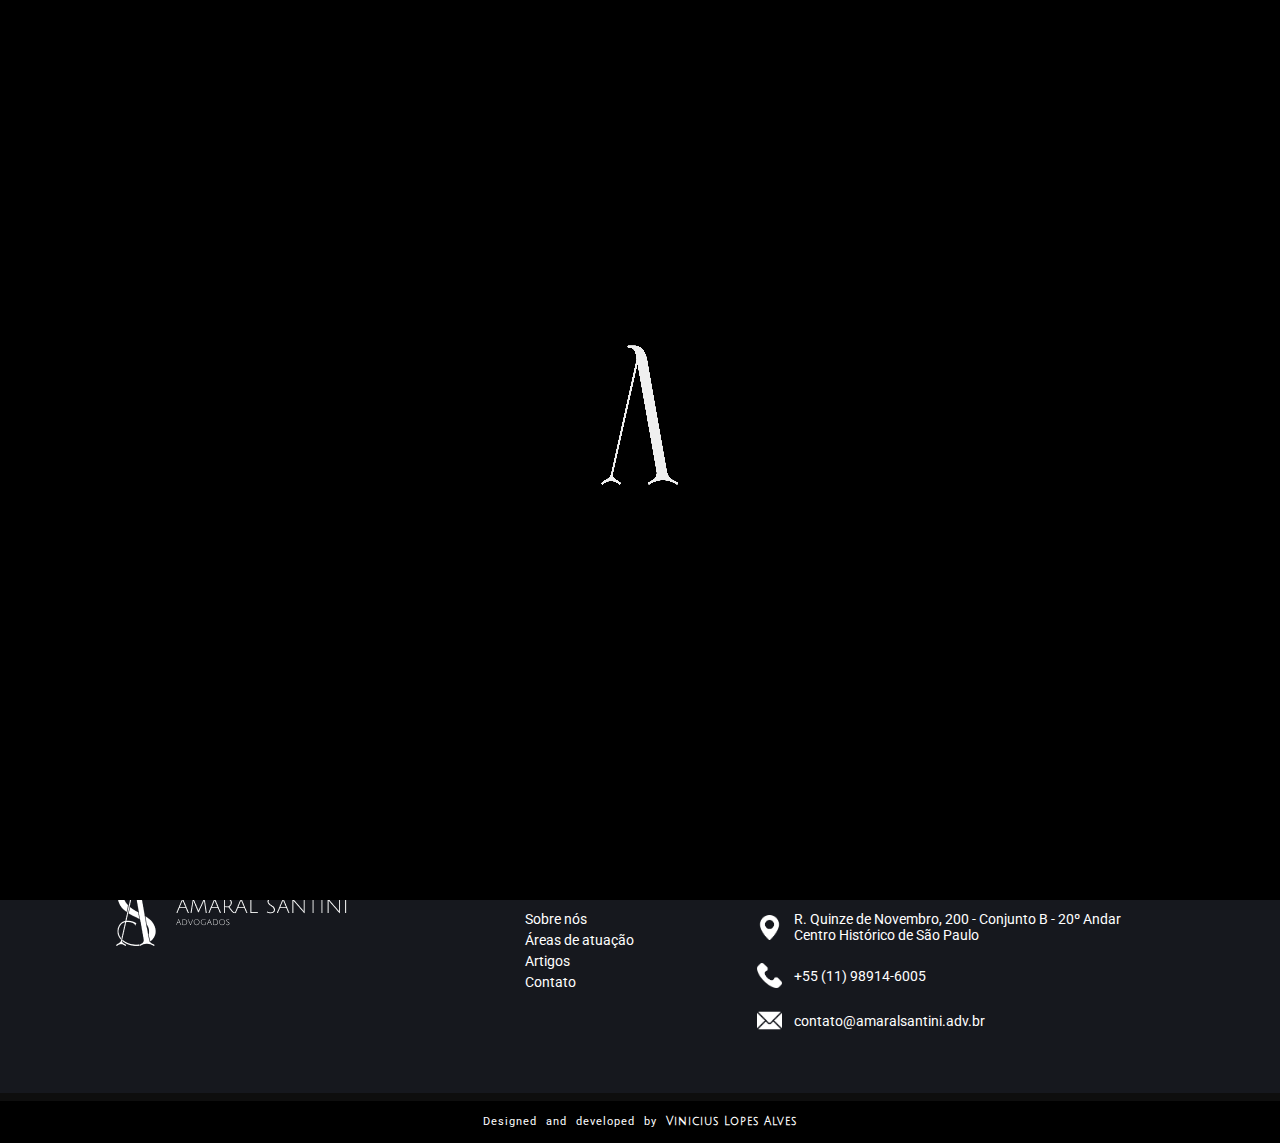
<file: pages/areas-de-atuacao/planejamento-patrimonial-sucessorio.html>
<!DOCTYPE html>
<html lang="pt-br">

<head>
    <meta charset="UTF-8">
    <meta http-equiv="X-UA-Compatible" content="IE=edge">
    <meta name="viewport" content="width=device-width, initial-scale=1.0">
    <meta name="author" content="Vinicius Lopes Alves">
    <meta name="keywords"
        content="direito, justiça, escritório, advocacia são paulo, advogado são paulo, breno amaral santini, amaral santini adv, amaral santini advogados, escritório amaral santini, advogado breno santini">
    <meta name="description"
        content="O escritório Amaral Santini Advogados foi fundado pelo sócio Breno Amaral Santini para ser um lugar diferente de tudo o que já viu em todos os seus anos de experiência. Aqui visamos um lugar onde a excelência no atendimento aos clientes é a prioridade, onde a ética e a transparência são valores inegociáveis e onde a paixão pelo direito é compartilhada por todos os colaboradores.
    Temos como principal objetivo prestar serviços de consultoria e assessoria jurídica de forma personalizada e eficiente, buscando sempre soluções jurídicas inovadoras e eficazes para os clientes. Com uma equipe especializada e comprometida, o escritório tem como valores a ética, a transparência e a excelência, buscando sempre atender às necessidades de cada cliente de forma única e personalizada. Seja para questões contenciosas ou consultivas, o escritório está preparado para oferecer um atendimento de alta qualidade e buscar soluções estratégicas para os desafios jurídicos apresentados.">
    <meta name="viewport" content="width=device-width, initial-scale=1.0">

    <link rel="apple-touch-icon" sizes="180x180" href="../../assets/favicon/apple-touch-icon.png">
    <link rel="icon" type="image/png" sizes="32x32" href="../../assets/favicon/favicon-32x32.png">
    <link rel="icon" type="image/png" sizes="16x16" href="../../assets/favicon/favicon-16x16.png">
    <link rel="manifest" href="../../assets/favicon/site.webmanifest">

    <title>Amaral Santini Advogados</title>

    <link rel="stylesheet" href="../../css/reset.css">
    <link rel="stylesheet" href="../../css/commom.css">
    <link rel="stylesheet" href="../../css/internas.css">
    <link rel="stylesheet" href="areas.css">
    <link rel="stylesheet" href="../../css/loading.css">


    <link rel="preconnect" href="https://fonts.googleapis.com">
    <link rel="preconnect" href="https://fonts.gstatic.com" crossorigin>
    <link
        href="https://fonts.googleapis.com/css2?family=Julius+Sans+One&family=Jura:wght@300;500&display=swap&family=Roboto:wght@300&display=swap"
        rel="stylesheet">


</head>

<body>

    <div class="loading">
        <video autoplay loop muted>
            <source src="../../assets/loading-logo.mp4" type="video/mp4">
        </video>
        <div class="loading-text">
            <p>Carregando...</p>
            <div class="cover-loading"></div>
        </div>
    </div>

    <div class="page-content">
        <!-- MENU DESKTOP -->
        <nav class="menu-desktop">
            <a href="../../index.html">
                <img src="../../assets/logo-branco.png" alt="Amaral Santini Advogados">
            </a>
            <ul class="menu">
                <li><a href="../../index.html">Início</a></li>
                <li><a href="../../pages/sobre-nos.html">Sobre nós</a></li>
                <li><span class="areas-de-atuacao">Áreas de atuação</span>
                    <ul id="dropdown-menu">
                        <li><a href="../../pages/areas-de-atuacao/direito-tributario.html">Direito Tributário</a></li>
                        <li><a href="../../pages/areas-de-atuacao/recuperacao-judicial.html">Recuperação Judicial</a>
                        </li>
                        <li><a href="../../pages/areas-de-atuacao/direito-societario.html">Direito Societário</a></li>
                        <li><a href="../../pages/areas-de-atuacao/planejamento-patrimonial-sucessorio.html">Planejamento
                                Patrimonial e Sucessório</a></li>
                        <li><a href="../../pages/areas-de-atuacao/direito-civil.html">Direito Civil</a></li>
                        <li><a href="../../pages/areas-de-atuacao/direito-trabalhista.html">Direito Trabalhista</a></li>
                    </ul>
                </li>
                <li><a href="../../pages/artigos.html">Artigos</a></li>
                <li><a href="../../pages/contato.html">Contato</a></li>
            </ul>
        </nav>

        <!-- MENU MOBILE -->
        <nav class="menu-mobile">
            <a href="../../index.html">
                <img src="../../assets/logo-branco.png" alt="Amaral Santini Advogados">
            </a>
            <img src="../../assets/hamb-menu.png" alt="Menu" id="menu-toggle">
            <ul class="menu" id="menu-open">
                <li><a href="../../index.html">Início</a></li>
                <li><a href="../../pages/sobre-nos.html">Sobre nós</a></li>
                <li><span id="open-dropdown-mobile">Áreas de atuação</span>
                    <ul id="dropdown-mobile">
                        <li><a href="../../pages/areas-de-atuacao/direito-tributario.html">Direito Tributário</a></li>
                        <li><a href="../../pages/areas-de-atuacao/recuperacao-judicial.html">Recuperação Judicial</a>
                        </li>
                        <li><a href="../../pages/areas-de-atuacao/direito-societario.html">Direito Societário</a></li>
                        <li><a href="../../pages/areas-de-atuacao/planejamento-patrimonial-sucessorio.html">Planejamento
                                Patrimonial e Sucessório</a></li>
                        <li><a href="../../pages/areas-de-atuacao/direito-civil.html">Direito Civil</a></li>
                        <li><a href="../../pages/areas-de-atuacao/direito-trabalhista.html">Direito Trabalhista</a></li>
                    </ul>
                </li>
                <li><a href="../../pages/artigos.html">Artigos</a></li>
                <li><a href="../../pages/contato.html">Contato</a></li>
            </ul>
        </nav>

        <div class="banner">
            <img src="../../assets/logo-banner.png" alt="Amaral Santini Advogados">
        </div>

        <div class="container areas-atuacao" id="direito-tributario">
            <h1 class="page-title">Planejamento Patrimonial e Sucessório</h1>

            <div>
                <ul>
                    <li>Elaboração de planejamento patrimonial e sucessório personalizado para cada cliente;</li>
                    <li>Assessoria na escolha do melhor regime de bens para o casamento ou união estável;</li>
                    <li>Orientação sobre a elaboração de testamentos, doações, inventários e partilhas;</li>
                    <li>Realização de due diligence para identificação de riscos e oportunidades patrimoniais e
                        sucessórias;</li>
                    <li>Estruturação de holdings familiares e proteção do patrimônio em casos de separação, divórcio ou
                        litígios familiares;</li>
                    <li>Análise de aspectos tributários envolvidos nas questões patrimoniais e sucessórias.</li>
                </ul>

                <p>O planejamento patrimonial e sucessório é a área do direito que visa proteger o patrimônio e definir
                    como será a sucessão dos bens de uma pessoa, após sua morte. Essa área envolve diversas estratégias
                    e instrumentos jurídicos que permitem organizar a transferência dos bens de forma eficiente e
                    segura, de acordo com as vontades do proprietário.</p>

                <p>No contexto do escritório de advocacia, a atuação em planejamento patrimonial e sucessório pode
                    incluir serviços como a elaboração de testamentos, doações, acordos de sócios, planejamento
                    tributário, análise de contratos, entre outros. O objetivo é sempre buscar soluções personalizadas e
                    eficientes para garantir a proteção do patrimônio do cliente e a continuidade dos negócios ou
                    interesses da família.</p>

                <p>Entre os benefícios do planejamento patrimonial e sucessório estão a redução de conflitos entre
                    herdeiros, a proteção do patrimônio em caso de imprevistos ou crises, a minimização da carga
                    tributária na transmissão de bens, entre outros. Por isso, é importante contar com um escritório de
                    advocacia especializado nessa área, que possa oferecer a orientação e a assistência jurídica
                    necessárias para garantir a proteção e a transferência adequada do patrimônio.</p>
            </div>
        </div>

        <footer>
            <img src="../../assets/logo-footer.png" alt="">
            <div class="info">
                <div>
                    <h4>Mapa do site</h4>
                    <ul>
                        <li><a href="../../pages/sobre-nos.html">Sobre nós</a></li>
                        <li><a href="../../pages/areas-de-atuacao.html">Áreas de atuação</a></li>
                        <li><a href="../../pages/artigos.html">Artigos</a></li>
                        <li><a href="../../pages/contato.html">Contato</a></li>
                    </ul>
                </div>
                <div>
                    <h4>Contato</h4>
                    <p><img src="../../assets/icons/local.png" alt="Endereço"> <span>R. Quinze de Novembro, 200 -
                            Conjunto B - 20º Andar <br> Centro Histórico de São Paulo</span></p>
                    <p><img src="../../assets/icons/phone.png" alt="Telefone"> <a
                            href="https://wa.me/5511989146005?text=Ol%C3%A1%2C+obrigado+por+entrar+em+contato+com+o+Escrit%C3%B3rio+de+Advocacia+Amaral+Santini+Advogados.+Estamos+dispon%C3%ADveis+para+atend%C3%AA-lo%28a%29+e+prestar+o+melhor+servi%C3%A7o+jur%C3%ADdico+poss%C3%ADvel.+Por+favor%2C+informe-nos+sobre+a+natureza+do+seu+caso+e+teremos+prazer+em+ajud%C3%A1-lo%28a%29.+Retornaremos+o+mais+breve+poss%C3%ADvel.+Obrigado%21"
                            target="_blank">+55 (11) 98914-6005</a></p>
                    <p><img src="../../assets/icons/mail.png" alt="E-mail"> <a
                            href="mailto:contato@amaralsantini.adv.br">contato@amaralsantini.adv.br</a></p>
                </div>
            </div>
        </footer>

        <div class="developed">
            <p>Designed and developed by <a href="https://viniciuslopesalves.com.br/" target="_blank">Vinicius Lopes
                    Alves</a></p>
        </div>
    </div>



    <script src="../../lib/jquery/jquery.min.js"></script>
    <script src="../../lib/owlCarousel/dist/owl.carousel.min.js"></script>
    <script src="../../main.js"></script>
</body>

</html>
</file>
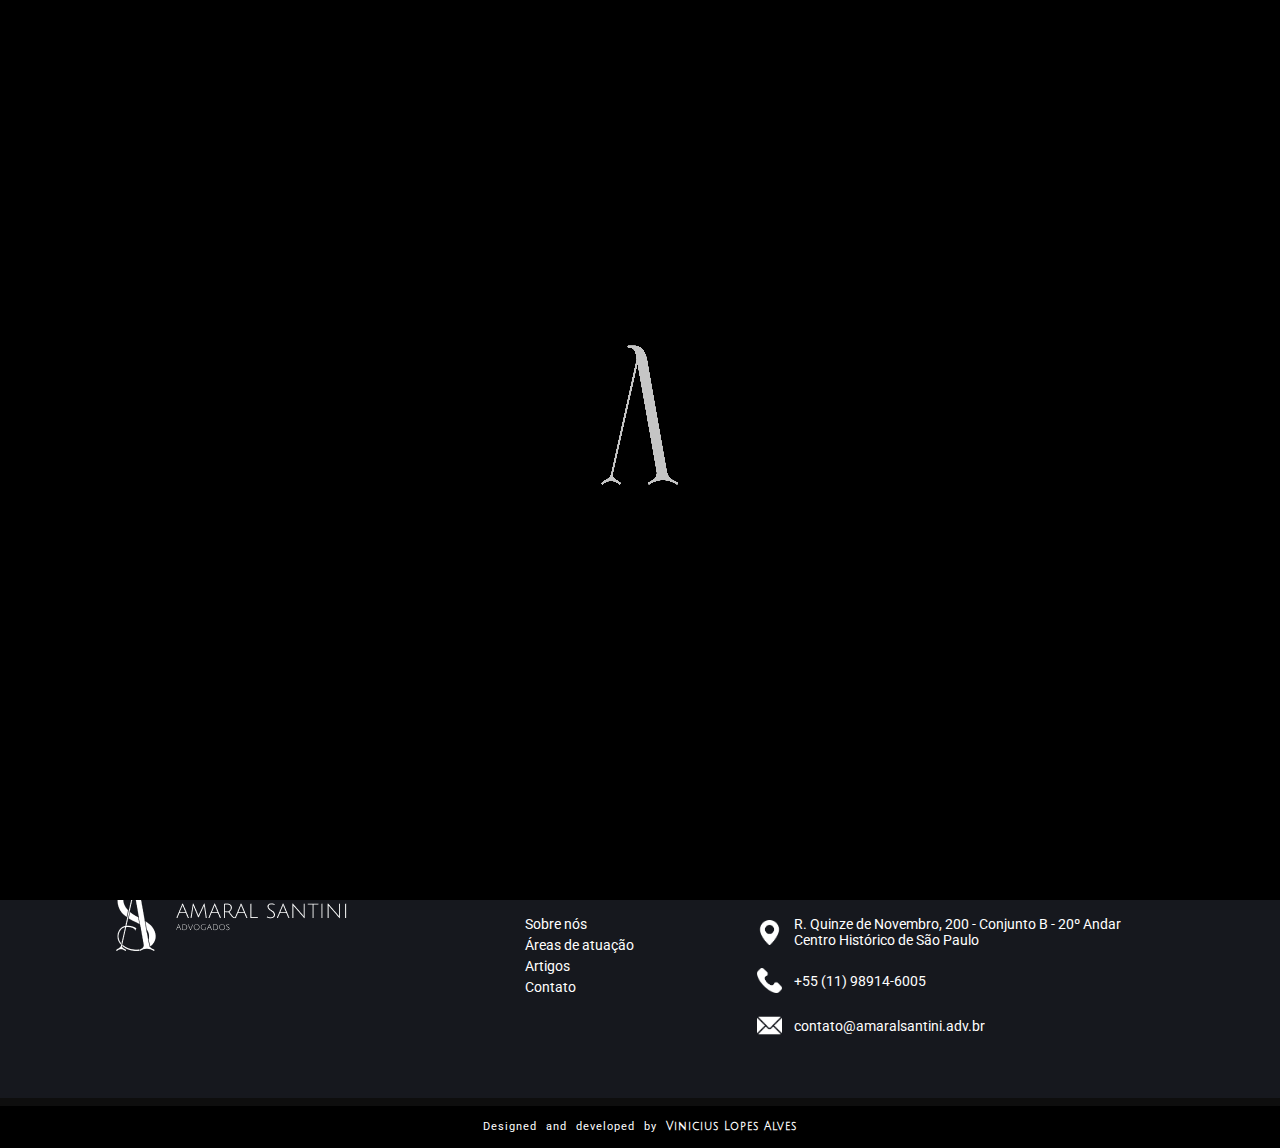
<file: pages/areas-de-atuacao/recuperacao-judicial.html>
<!DOCTYPE html>
<html lang="pt-br">

<head>
    <meta charset="UTF-8">
    <meta http-equiv="X-UA-Compatible" content="IE=edge">
    <meta name="viewport" content="width=device-width, initial-scale=1.0">
    <meta name="author" content="Vinicius Lopes Alves">
    <meta name="keywords"
        content="direito, justiça, escritório, advocacia são paulo, advogado são paulo, breno amaral santini, amaral santini adv, amaral santini advogados, escritório amaral santini, advogado breno santini">
    <meta name="description"
        content="O escritório Amaral Santini Advogados foi fundado pelo sócio Breno Amaral Santini para ser um lugar diferente de tudo o que já viu em todos os seus anos de experiência. Aqui visamos um lugar onde a excelência no atendimento aos clientes é a prioridade, onde a ética e a transparência são valores inegociáveis e onde a paixão pelo direito é compartilhada por todos os colaboradores.
    Temos como principal objetivo prestar serviços de consultoria e assessoria jurídica de forma personalizada e eficiente, buscando sempre soluções jurídicas inovadoras e eficazes para os clientes. Com uma equipe especializada e comprometida, o escritório tem como valores a ética, a transparência e a excelência, buscando sempre atender às necessidades de cada cliente de forma única e personalizada. Seja para questões contenciosas ou consultivas, o escritório está preparado para oferecer um atendimento de alta qualidade e buscar soluções estratégicas para os desafios jurídicos apresentados.">
    <meta name="viewport" content="width=device-width, initial-scale=1.0">

    <link rel="apple-touch-icon" sizes="180x180" href="../../assets/favicon/apple-touch-icon.png">
    <link rel="icon" type="image/png" sizes="32x32" href="../../assets/favicon/favicon-32x32.png">
    <link rel="icon" type="image/png" sizes="16x16" href="../../assets/favicon/favicon-16x16.png">
    <link rel="manifest" href="../../assets/favicon/site.webmanifest">

    <title>Amaral Santini Advogados</title>

    <link rel="stylesheet" href="../../css/reset.css">
    <link rel="stylesheet" href="../../css/commom.css">
    <link rel="stylesheet" href="../../css/internas.css">
    <link rel="stylesheet" href="areas.css">
    <link rel="stylesheet" href="../../css/loading.css">


    <link rel="preconnect" href="https://fonts.googleapis.com">
    <link rel="preconnect" href="https://fonts.gstatic.com" crossorigin>
    <link
        href="https://fonts.googleapis.com/css2?family=Julius+Sans+One&family=Jura:wght@300;500&display=swap&family=Roboto:wght@300&display=swap"
        rel="stylesheet">


</head>

<body>

    <div class="loading">
        <video autoplay loop muted>
            <source src="../../assets/loading-logo.mp4" type="video/mp4">
        </video>
        <div class="loading-text">
            <p>Carregando...</p>
            <div class="cover-loading"></div>
        </div>
    </div>

    <div class="page-content">
        <!-- MENU DESKTOP -->
        <nav class="menu-desktop">
            <a href="../../index.html">
                <img src="../../assets/logo-branco.png" alt="Amaral Santini Advogados">
            </a>
            <ul class="menu">
                <li><a href="../../index.html">Início</a></li>
                <li><a href="../../pages/sobre-nos.html">Sobre nós</a></li>
                <li><span class="areas-de-atuacao">Áreas de atuação</span>
                    <ul id="dropdown-menu">
                        <li><a href="../../pages/areas-de-atuacao/direito-tributario.html">Direito Tributário</a></li>
                        <li><a href="../../pages/areas-de-atuacao/recuperacao-judicial.html">Recuperação Judicial</a>
                        </li>
                        <li><a href="../../pages/areas-de-atuacao/direito-societario.html">Direito Societário</a></li>
                        <li><a href="../../pages/areas-de-atuacao/planejamento-patrimonial-sucessorio.html">Planejamento
                                Patrimonial e Sucessório</a></li>
                        <li><a href="../../pages/areas-de-atuacao/direito-civil.html">Direito Civil</a></li>
                        <li><a href="../../pages/areas-de-atuacao/direito-trabalhista.html">Direito Trabalhista</a></li>
                    </ul>
                </li>
                <li><a href="../../pages/artigos.html">Artigos</a></li>
                <li><a href="../../pages/contato.html">Contato</a></li>
            </ul>
        </nav>

        <!-- MENU MOBILE -->
        <nav class="menu-mobile">
            <a href="../../index.html">
                <img src="../../assets/logo-branco.png" alt="Amaral Santini Advogados">
            </a>
            <img src="../../assets/hamb-menu.png" alt="Menu" id="menu-toggle">
            <ul class="menu" id="menu-open">
                <li><a href="../../index.html">Início</a></li>
                <li><a href="../../pages/sobre-nos.html">Sobre nós</a></li>
                <li><span id="open-dropdown-mobile">Áreas de atuação</span>
                    <ul id="dropdown-mobile">
                        <li><a href="../../pages/areas-de-atuacao/direito-tributario.html">Direito Tributário</a></li>
                        <li><a href="../../pages/areas-de-atuacao/recuperacao-judicial.html">Recuperação Judicial</a>
                        </li>
                        <li><a href="../../pages/areas-de-atuacao/direito-societario.html">Direito Societário</a></li>
                        <li><a href="../../pages/areas-de-atuacao/planejamento-patrimonial-sucessorio.html">Planejamento
                                Patrimonial e Sucessório</a></li>
                        <li><a href="../../pages/areas-de-atuacao/direito-civil.html">Direito Civil</a></li>
                        <li><a href="../../pages/areas-de-atuacao/direito-trabalhista.html">Direito Trabalhista</a></li>
                    </ul>
                </li>
                <li><a href="../../pages/artigos.html">Artigos</a></li>
                <li><a href="../../pages/contato.html">Contato</a></li>
            </ul>
        </nav>

        <div class="banner">
            <img src="../../assets/logo-banner.png" alt="Amaral Santini Advogados">
        </div>

        <div class="container areas-atuacao" id="direito-tributario">
            <h1 class="page-title">Recuperação Judicial</h1>

            <div>
                <ul>
                    <li>Assessoria na análise da viabilidade de recuperação judicial;</li>
                    <li>Elaboração do plano de recuperação judicial;</li>
                    <li>Representação do devedor na recuperação judicial;</li>
                    <li>Atuação como administrador judicial em processos de recuperação judicial;</li>
                    <li>Defesa dos interesses dos credores na recuperação judicial;</li>
                    <li>Negociação de acordos de renegociação de dívidas fora da recuperação judicial;</li>
                    <li>Consultoria em questões relacionadas a falência e recuperação judicial.</li>
                </ul>

                <p>A recuperação judicial é uma medida prevista na legislação brasileira que visa permitir que empresas
                    em crise possam se reorganizar e se recuperar financeiramente. No âmbito do Direito Empresarial, a
                    recuperação judicial é uma das áreas de atuação do escritório de advocacia, que pode prestar
                    assistência jurídica a empresas em dificuldades financeiras.</p>

                <p>A atuação em recuperação judicial pode incluir serviços como a análise da viabilidade do pedido de
                    recuperação, elaboração do plano de recuperação judicial, negociação com credores, representação da
                    empresa em assembleias de credores e em juízo, entre outros.</p>

                <p>O objetivo da recuperação judicial é garantir a continuidade das atividades da empresa, preservando
                    os empregos e os interesses de todos os envolvidos. Nesse sentido, é importante contar com um
                    escritório de advocacia especializado em recuperação judicial, que possa oferecer a orientação e a
                    assistência jurídica necessárias para a elaboração e implementação do plano de recuperação judicial,
                    bem como para a solução dos conflitos com os credores e demais partes envolvidas.</p>
            </div>
        </div>

        <footer>
            <img src="../../assets/logo-footer.png" alt="">
            <div class="info">
                <div>
                    <h4>Mapa do site</h4>
                    <ul>
                        <li><a href="../../pages/sobre-nos.html">Sobre nós</a></li>
                        <li><a href="../../pages/areas-de-atuacao.html">Áreas de atuação</a></li>
                        <li><a href="../../pages/artigos.html">Artigos</a></li>
                        <li><a href="../../pages/contato.html">Contato</a></li>
                    </ul>
                </div>
                <div>
                    <h4>Contato</h4>
                    <p><img src="../../assets/icons/local.png" alt="Endereço"> <span>R. Quinze de Novembro, 200 -
                            Conjunto B - 20º Andar <br> Centro Histórico de São Paulo</span></p>
                    <p><img src="../../assets/icons/phone.png" alt="Telefone"> <a
                            href="https://wa.me/5511989146005?text=Ol%C3%A1%2C+obrigado+por+entrar+em+contato+com+o+Escrit%C3%B3rio+de+Advocacia+Amaral+Santini+Advogados.+Estamos+dispon%C3%ADveis+para+atend%C3%AA-lo%28a%29+e+prestar+o+melhor+servi%C3%A7o+jur%C3%ADdico+poss%C3%ADvel.+Por+favor%2C+informe-nos+sobre+a+natureza+do+seu+caso+e+teremos+prazer+em+ajud%C3%A1-lo%28a%29.+Retornaremos+o+mais+breve+poss%C3%ADvel.+Obrigado%21"
                            target="_blank">+55 (11) 98914-6005</a></p>
                    <p><img src="../../assets/icons/mail.png" alt="E-mail"> <a
                            href="mailto:contato@amaralsantini.adv.br">contato@amaralsantini.adv.br</a></p>
                </div>
            </div>
        </footer>

        <div class="developed">
            <p>Designed and developed by <a href="https://viniciuslopesalves.com.br/" target="_blank">Vinicius Lopes
                    Alves</a></p>
        </div>
    </div>



    <script src="../../lib/jquery/jquery.min.js"></script>
    <script src="../../lib/owlCarousel/dist/owl.carousel.min.js"></script>
    <script src="../../main.js"></script>
</body>

</html>
</file>
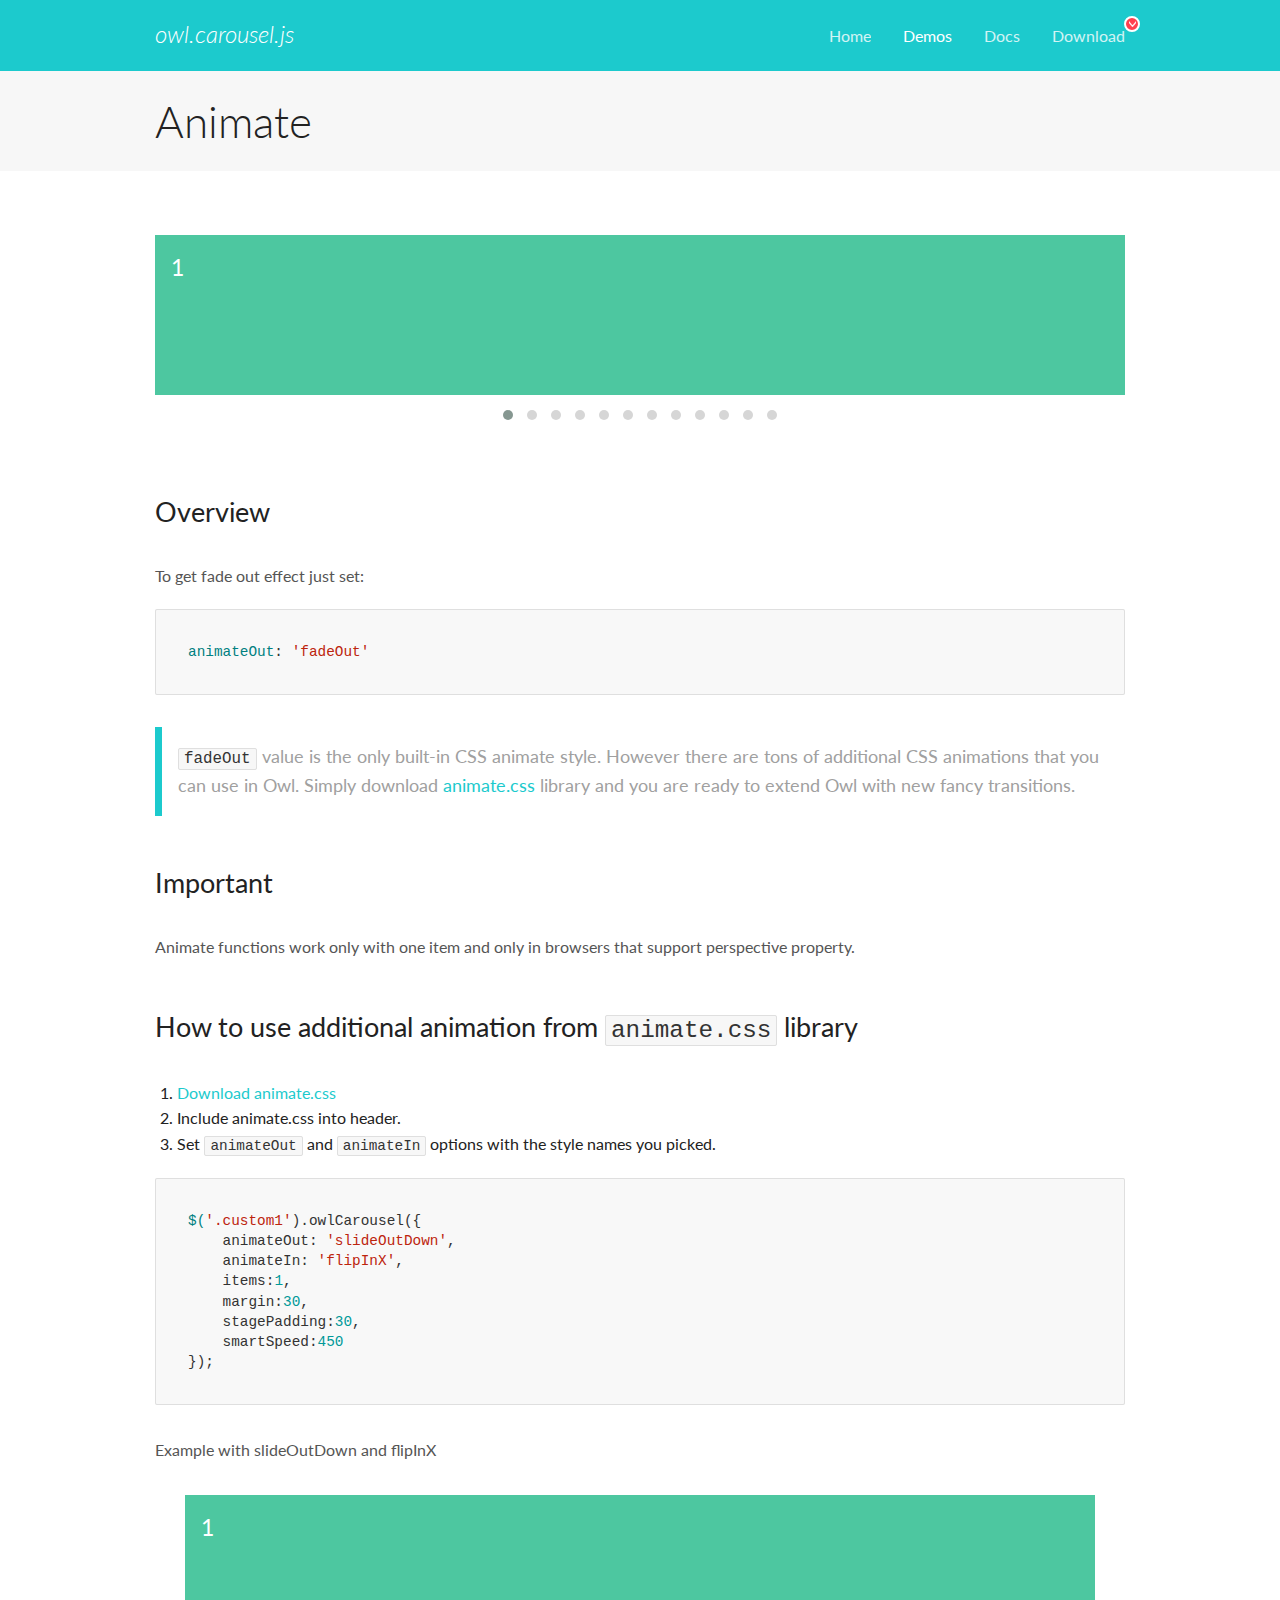
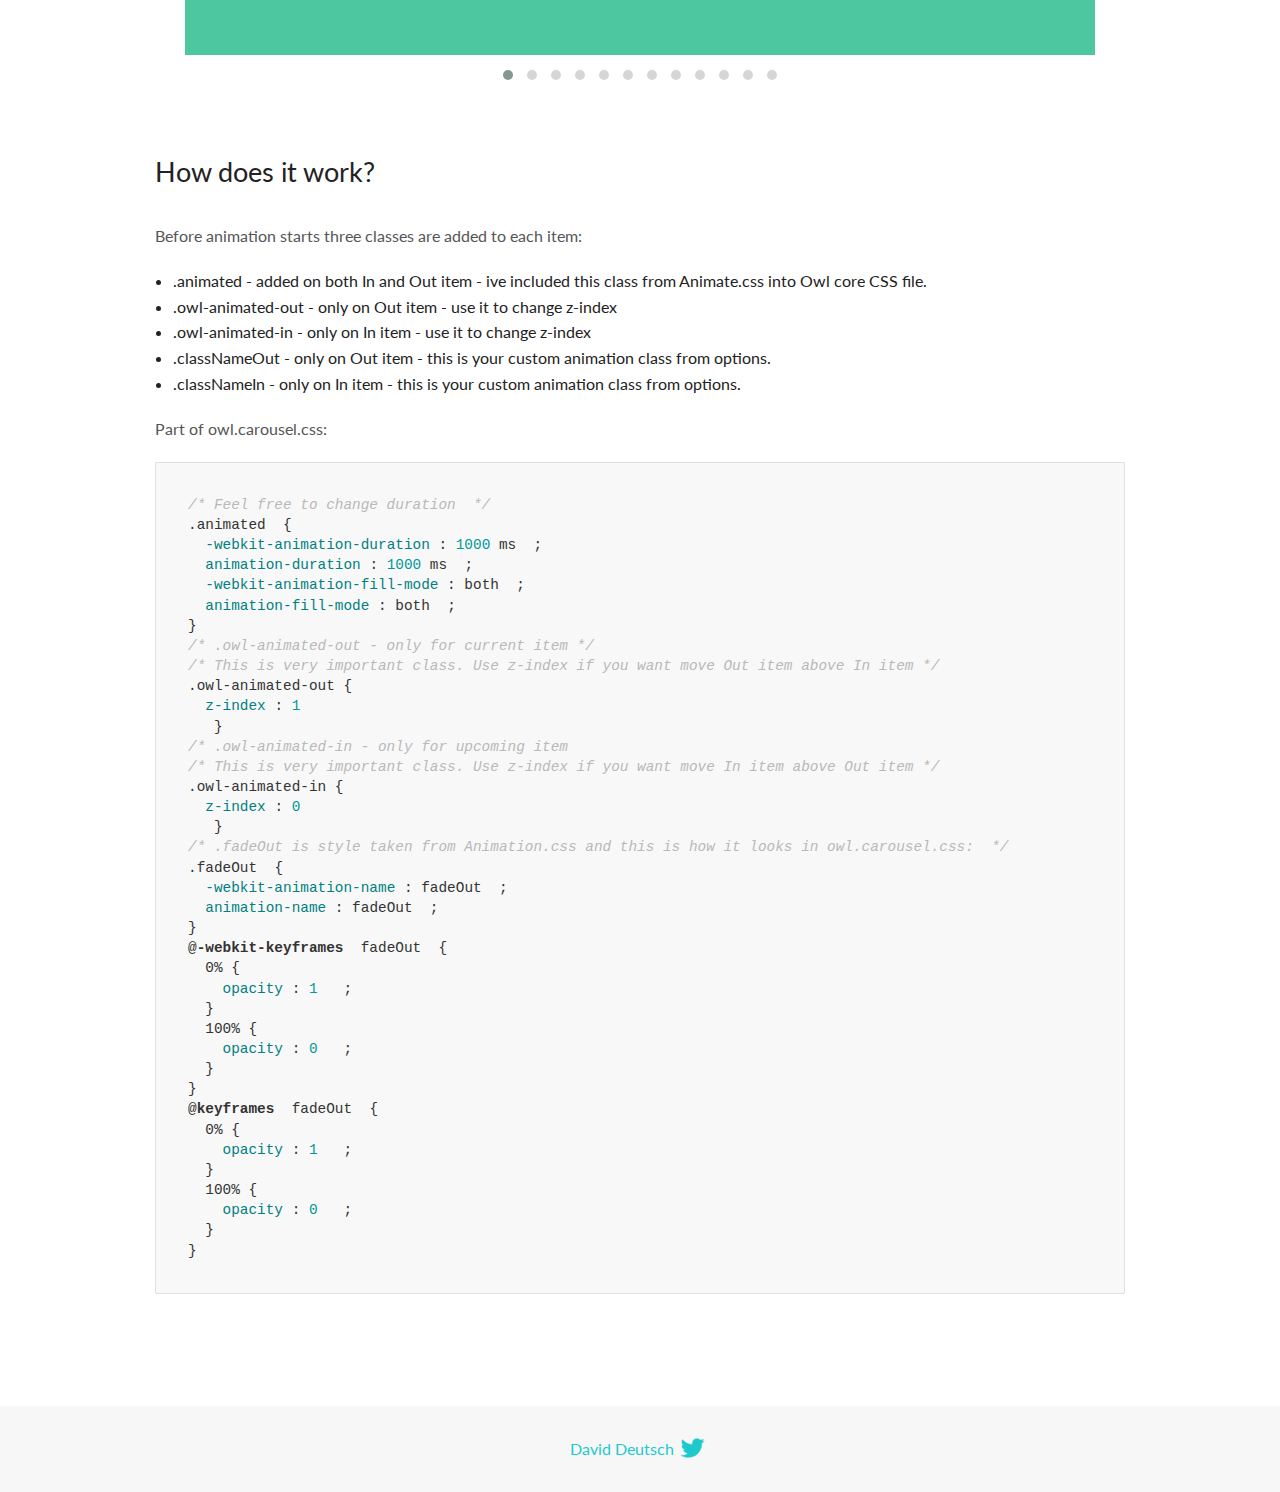
<file: lib/owlCarousel/docs/demos/animate.html>
<!DOCTYPE html>
<html lang="en">
  <head>

    <!-- head -->
    <meta charset="utf-8">
    <meta name="msapplication-tap-highlight" content="no" />
    <meta name="viewport" content="width=device-width, initial-scale=1.0" />
    <meta name="description" content="Animate carousel">
    <meta name="author" content="David Deutsch">
    <title>
      Animate Demo | Owl Carousel | 2.3.4
    </title>

    <!-- Stylesheets -->
    <link href='https://fonts.googleapis.com/css?family=Lato:300,400,700,400italic,300italic' rel='stylesheet' type='text/css'>
    <link rel="stylesheet" href="../assets/css/docs.theme.min.css">

    <!-- Owl Stylesheets -->
    <link rel="stylesheet" href="../assets/owlcarousel/assets/owl.carousel.min.css">
    <link rel="stylesheet" href="../assets/owlcarousel/assets/owl.theme.default.min.css">

    <!-- HTML5 shim and Respond.js IE8 support of HTML5 elements and media queries -->

    <!--[if lt IE 9]>
      <script src="https://oss.maxcdn.com/libs/html5shiv/3.7.0/html5shiv.js"></script>
      <script src="https://oss.maxcdn.com/libs/respond.js/1.3.0/respond.min.js"></script>
    <![endif]-->

    <!-- Favicons -->
    <link rel="apple-touch-icon-precomposed" sizes="144x144" href="../assets/ico/apple-touch-icon-144-precomposed.png">
    <link rel="shortcut icon" href="../assets/ico/favicon.png">
    <link rel="shortcut icon" href="favicon.ico">

    <!-- Yeah i know js should not be in header. Its required for demos.-->

    <!-- javascript -->
    <script src="../assets/vendors/jquery.min.js"></script>
    <script src="../assets/owlcarousel/owl.carousel.js"></script>
  </head>
  <body>

    <!-- header -->
    <header class="header">
      <div class="row">
        <div class="large-12 columns">
          <div class="brand left">
            <h3>
              <a href="/OwlCarousel2/">owl.carousel.js</a> 
            </h3>
          </div>
          <a id="toggle-nav" class="right">
            <span></span> <span></span> <span></span> 
          </a> 
          <div class="nav-bar">
            <ul class="clearfix">
              <li> <a href="/OwlCarousel2/index.html">Home</a>  </li>
              <li class="active">
                <a href="/OwlCarousel2/demos/demos.html">Demos</a> 
              </li>
              <li> <a href="/OwlCarousel2/docs/started-welcome.html">Docs</a>  </li>
              <li>
                <a href="https://github.com/OwlCarousel2/OwlCarousel2/archive/2.3.4.zip">Download</a> 
                <span class="download"></span> 
              </li>
            </ul>
          </div>
        </div>
      </div>
    </header>

    <!-- title -->
    <section class="title">
      <div class="row">
        <div class="large-12 columns">
          <h1>Animate</h1>
        </div>
      </div>
    </section>

    <!--  Demos -->
    <section id="demos">
      <div class="row">
        <div class="large-12 columns">
          <div class="fadeOut owl-carousel owl-theme">
            <div class="item">
              <h4>1</h4>
            </div>
            <div class="item">
              <h4>2</h4>
            </div>
            <div class="item">
              <h4>3</h4>
            </div>
            <div class="item">
              <h4>4</h4>
            </div>
            <div class="item">
              <h4>5</h4>
            </div>
            <div class="item">
              <h4>6</h4>
            </div>
            <div class="item">
              <h4>7</h4>
            </div>
            <div class="item">
              <h4>8</h4>
            </div>
            <div class="item">
              <h4>9</h4>
            </div>
            <div class="item">
              <h4>10</h4>
            </div>
            <div class="item">
              <h4>11</h4>
            </div>
            <div class="item">
              <h4>12</h4>
            </div>
          </div>
          <h3 id="overview">Overview</h3>
          <p>To get fade out effect just set:</p>
          <pre><code>animateOut: &#39;fadeOut&#39;</code></pre>
          <blockquote>
            <p><code>fadeOut</code> value is the only built-in CSS animate style. However there are tons of additional CSS animations that you can use in Owl. Simply download
              <a href="https://daneden.github.io/animate.css/">animate.css</a>  library and you are ready to extend Owl with new fancy transitions.</p>
          </blockquote>
          <h3 id="important">Important</h3>
          <p>Animate functions work only with one item and only in browsers that support perspective property.</p>
          <h3 id="how-to-use-additional-animation-from-animate-css-library">How to use additional animation from <code>animate.css</code> library</h3>
          <ol>
            <li> <a href="https://daneden.github.io/animate.css/">Download animate.css</a>  </li>
            <li>Include animate.css into header.</li>
            <li>Set <code>animateOut</code> and <code>animateIn</code> options with the style names you picked.</li>
          </ol>
          <pre><code>$(&#39;.custom1&#39;).owlCarousel({
    animateOut: &#39;slideOutDown&#39;,
    animateIn: &#39;flipInX&#39;,
    items:1,
    margin:30,
    stagePadding:30,
    smartSpeed:450
});</code></pre>
          <p>Example with slideOutDown and flipInX</p>
          <div class="custom1 owl-carousel owl-theme">
            <div class="item">
              <h4>1</h4>
            </div>
            <div class="item">
              <h4>2</h4>
            </div>
            <div class="item">
              <h4>3</h4>
            </div>
            <div class="item">
              <h4>4</h4>
            </div>
            <div class="item">
              <h4>5</h4>
            </div>
            <div class="item">
              <h4>6</h4>
            </div>
            <div class="item">
              <h4>7</h4>
            </div>
            <div class="item">
              <h4>8</h4>
            </div>
            <div class="item">
              <h4>9</h4>
            </div>
            <div class="item">
              <h4>10</h4>
            </div>
            <div class="item">
              <h4>11</h4>
            </div>
            <div class="item">
              <h4>12</h4>
            </div>
          </div>
          <h3 id="how-does-it-work-">How does it work?</h3>
          <p>Before animation starts three classes are added to each item:</p>
          <ul>
            <li>.animated - added on both In and Out item - ive included this class from Animate.css into Owl core CSS file.</li>
            <li>.owl-animated-out - only on Out item - use it to change z-index</li>
            <li>.owl-animated-in - only on In item - use it to change z-index</li>
            <li>.classNameOut - only on Out item - this is your custom animation class from options.</li>
            <li>.classNameIn - only on In item - this is your custom animation class from options.</li>
          </ul>
          <p>Part of owl.carousel.css:</p>
          <pre><code class="language-css"><span class="comment">/* Feel free to change duration  */</span> 
<span class="class">.animated</span>  <span class="rules">{
  <span class="rule"><span class="attribute">-webkit-animation-duration</span> :<span class="value"> <span class="number">1000</span> ms</span> </span> ;
  <span class="rule"><span class="attribute">animation-duration</span> :<span class="value"> <span class="number">1000</span> ms</span> </span> ;
  <span class="rule"><span class="attribute">-webkit-animation-fill-mode</span> :<span class="value"> both</span> </span> ;
  <span class="rule"><span class="attribute">animation-fill-mode</span> :<span class="value"> both</span> </span> ;
<span class="rule">}</span> </span> 
<span class="comment">/* .owl-animated-out - only for current item */</span> 
<span class="comment">/* This is very important class. Use z-index if you want move Out item above In item */</span> 
<span class="class">.owl-animated-out</span> <span class="rules">{
  <span class="rule"><span class="attribute">z-index</span> :<span class="value"> <span class="number">1</span> 
</span> </span> </span> }
<span class="comment">/* .owl-animated-in - only for upcoming item
/* This is very important class. Use z-index if you want move In item above Out item */</span> 
<span class="class">.owl-animated-in</span> <span class="rules">{
  <span class="rule"><span class="attribute">z-index</span> :<span class="value"> <span class="number">0</span> 
</span> </span> </span> }
<span class="comment">/* .fadeOut is style taken from Animation.css and this is how it looks in owl.carousel.css:  */</span> 
<span class="class">.fadeOut</span>  <span class="rules">{
  <span class="rule"><span class="attribute">-webkit-animation-name</span> :<span class="value"> fadeOut</span> </span> ;
  <span class="rule"><span class="attribute">animation-name</span> :<span class="value"> fadeOut</span> </span> ;
<span class="rule">}</span> </span> 
<span class="at_rule">@<span class="keyword">-webkit-keyframes</span>  fadeOut </span> {
  0% <span class="rules">{
    <span class="rule"><span class="attribute">opacity</span> :<span class="value"> <span class="number">1</span> </span> </span> ;
  <span class="rule">}</span> </span> 
  100% <span class="rules">{
    <span class="rule"><span class="attribute">opacity</span> :<span class="value"> <span class="number">0</span> </span> </span> ;
  <span class="rule">}</span> </span> 
}
<span class="at_rule">@<span class="keyword">keyframes</span>  fadeOut </span> {
  0% <span class="rules">{
    <span class="rule"><span class="attribute">opacity</span> :<span class="value"> <span class="number">1</span> </span> </span> ;
  <span class="rule">}</span> </span> 
  100% <span class="rules">{
    <span class="rule"><span class="attribute">opacity</span> :<span class="value"> <span class="number">0</span> </span> </span> ;
  <span class="rule">}</span> </span> 
}</code></pre>
          <link rel="stylesheet" href="../assets/css/animate.css">
          <script>
            jQuery(document).ready(function($) {
              $('.fadeOut').owlCarousel({
                items: 1,
                animateOut: 'fadeOut',
                loop: true,
                margin: 10,
              });
              $('.custom1').owlCarousel({
                animateOut: 'slideOutDown',
                animateIn: 'flipInX',
                items: 1,
                margin: 30,
                stagePadding: 30,
                smartSpeed: 450
              });
            });
          </script>
        </div>
      </div>
    </section>

    <!-- footer -->
    <footer class="footer">
      <div class="row">
        <div class="large-12 columns">
          <h5>
            <a href="/OwlCarousel2/docs/support-contact.html">David Deutsch</a> 
            <a id="custom-tweet-button" href="https://twitter.com/share?url=https://github.com/OwlCarousel2/OwlCarousel2&text=Owl Carousel - This is so awesome! " target="_blank"></a> 
          </h5>
        </div>
      </div>
    </footer>

    <!-- vendors -->
    <script src="../assets/vendors/highlight.js"></script>
    <script src="../assets/js/app.js"></script>
  </body>
</html>
</file>
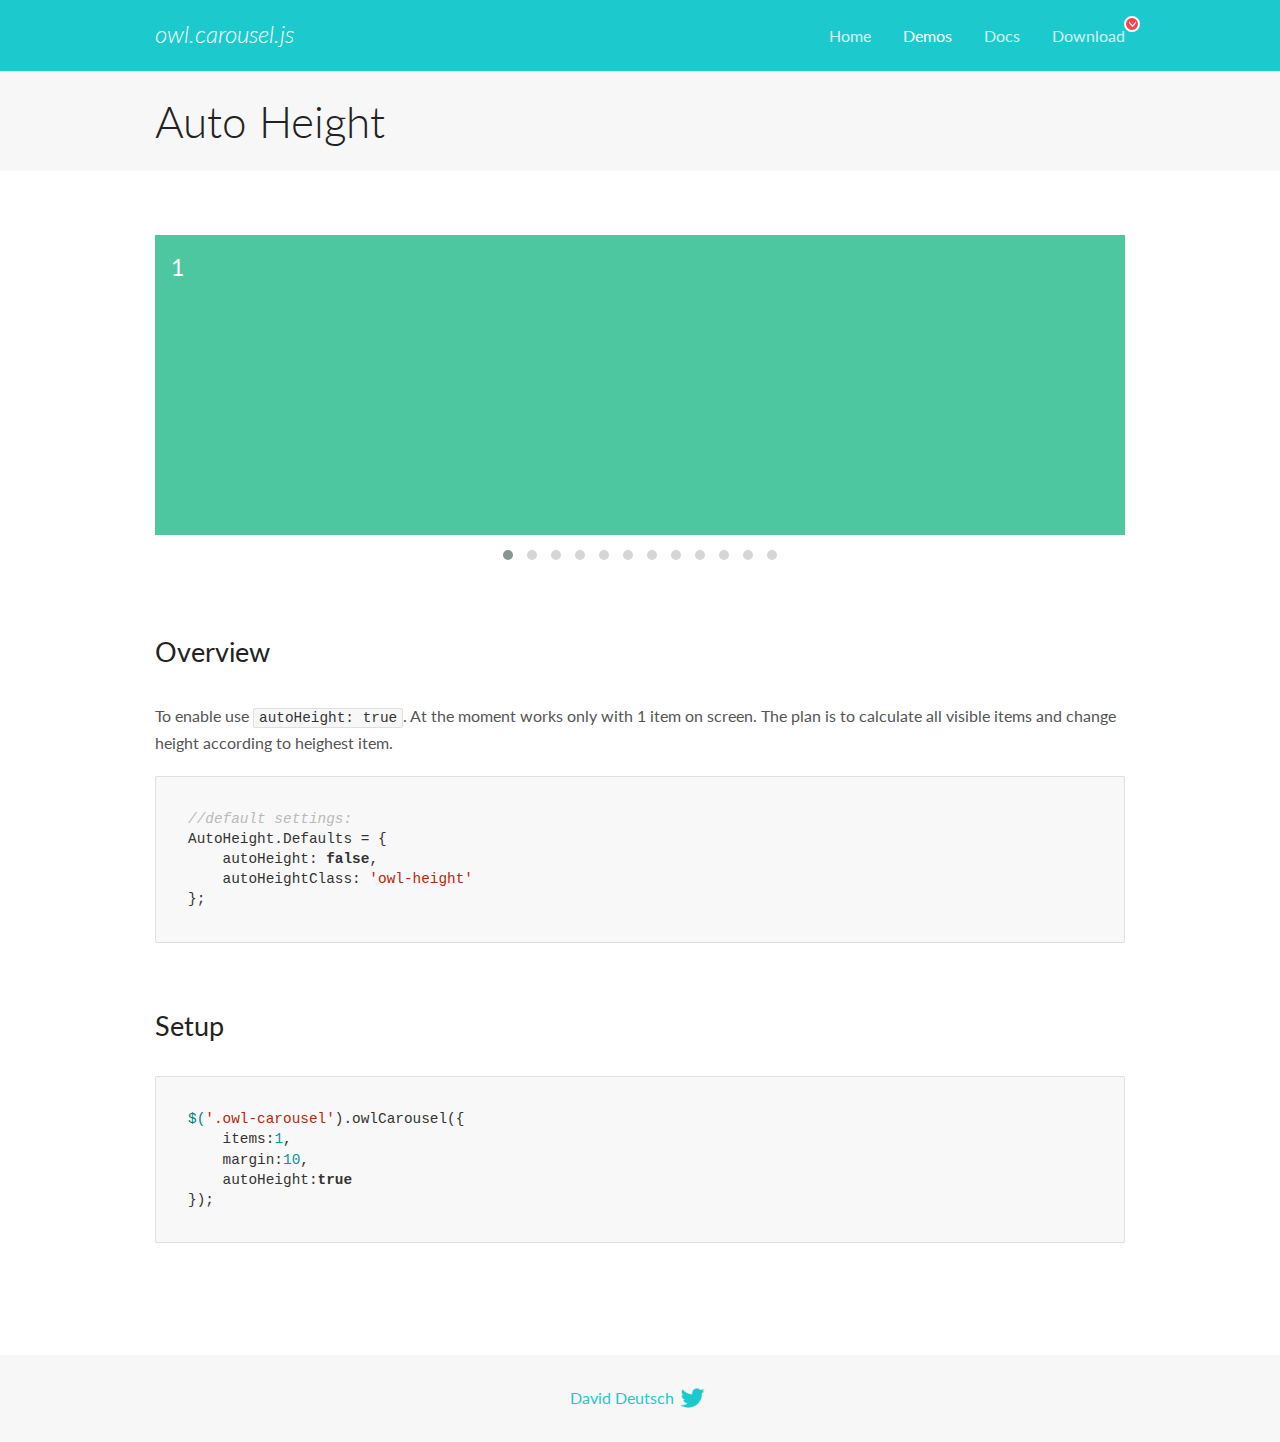
<file: lib/owlCarousel/docs/demos/autoheight.html>
<!DOCTYPE html>
<html lang="en">
  <head>

    <!-- head -->
    <meta charset="utf-8">
    <meta name="msapplication-tap-highlight" content="no" />
    <meta name="viewport" content="width=device-width, initial-scale=1.0" />
    <meta name="description" content="autoHeight usage demo">
    <meta name="author" content="David Deutsch">
    <title>
      Auto Height Demo | Owl Carousel | 2.3.4
    </title>

    <!-- Stylesheets -->
    <link href='https://fonts.googleapis.com/css?family=Lato:300,400,700,400italic,300italic' rel='stylesheet' type='text/css'>
    <link rel="stylesheet" href="../assets/css/docs.theme.min.css">

    <!-- Owl Stylesheets -->
    <link rel="stylesheet" href="../assets/owlcarousel/assets/owl.carousel.min.css">
    <link rel="stylesheet" href="../assets/owlcarousel/assets/owl.theme.default.min.css">

    <!-- HTML5 shim and Respond.js IE8 support of HTML5 elements and media queries -->

    <!--[if lt IE 9]>
      <script src="https://oss.maxcdn.com/libs/html5shiv/3.7.0/html5shiv.js"></script>
      <script src="https://oss.maxcdn.com/libs/respond.js/1.3.0/respond.min.js"></script>
    <![endif]-->

    <!-- Favicons -->
    <link rel="apple-touch-icon-precomposed" sizes="144x144" href="../assets/ico/apple-touch-icon-144-precomposed.png">
    <link rel="shortcut icon" href="../assets/ico/favicon.png">
    <link rel="shortcut icon" href="favicon.ico">

    <!-- Yeah i know js should not be in header. Its required for demos.-->

    <!-- javascript -->
    <script src="../assets/vendors/jquery.min.js"></script>
    <script src="../assets/owlcarousel/owl.carousel.js"></script>
  </head>
  <body>

    <!-- header -->
    <header class="header">
      <div class="row">
        <div class="large-12 columns">
          <div class="brand left">
            <h3>
              <a href="/OwlCarousel2/">owl.carousel.js</a> 
            </h3>
          </div>
          <a id="toggle-nav" class="right">
            <span></span> <span></span> <span></span> 
          </a> 
          <div class="nav-bar">
            <ul class="clearfix">
              <li> <a href="/OwlCarousel2/index.html">Home</a>  </li>
              <li class="active">
                <a href="/OwlCarousel2/demos/demos.html">Demos</a> 
              </li>
              <li> <a href="/OwlCarousel2/docs/started-welcome.html">Docs</a>  </li>
              <li>
                <a href="https://github.com/OwlCarousel2/OwlCarousel2/archive/2.3.4.zip">Download</a> 
                <span class="download"></span> 
              </li>
            </ul>
          </div>
        </div>
      </div>
    </header>

    <!-- title -->
    <section class="title">
      <div class="row">
        <div class="large-12 columns">
          <h1>Auto Height</h1>
        </div>
      </div>
    </section>

    <!--  Demos -->
    <section id="demos">
      <div class="row">
        <div class="large-12 columns">
          <div class="owl-carousel owl-theme">
            <div class="item" style="height:300px">
              <h4>1</h4>
            </div>
            <div class="item" style="height:100px">
              <h4>2</h4>
            </div>
            <div class="item" style="height:500px">
              <h4>3</h4>
            </div>
            <div class="item" style="height:250px">
              <h4>4</h4>
            </div>
            <div class="item" style="height:400px">
              <h4>5</h4>
            </div>
            <div class="item" style="height:500px">
              <h4>6</h4>
            </div>
            <div class="item" style="height:600px">
              <h4>7</h4>
            </div>
            <div class="item" style="height:400px">
              <h4>8</h4>
            </div>
            <div class="item" style="height:300px">
              <h4>9</h4>
            </div>
            <div class="item" style="height:350px">
              <h4>10</h4>
            </div>
            <div class="item" style="height:200px">
              <h4>11</h4>
            </div>
            <div class="item" style="height:150px">
              <h4>12</h4>
            </div>
          </div>
          <h3 id="overview">Overview</h3>
          <p>To enable use <code>autoHeight: true</code>. At the moment works only with 1 item on screen. The plan is to calculate all visible items and change height according to heighest item.</p>
          <pre><code>//default settings:
AutoHeight.Defaults = {
    autoHeight: false,
    autoHeightClass: &#39;owl-height&#39;
};</code></pre>
          <h3 id="setup">Setup</h3>
          <pre><code>$(&#39;.owl-carousel&#39;).owlCarousel({
    items:1,
    margin:10,
    autoHeight:true
});</code></pre>
          <script>
            $(document).ready(function() {
              $('.owl-carousel').owlCarousel({
                items: 1,
                margin: 10,
                autoHeight: true
              });
            })
          </script>
        </div>
      </div>
    </section>

    <!-- footer -->
    <footer class="footer">
      <div class="row">
        <div class="large-12 columns">
          <h5>
            <a href="/OwlCarousel2/docs/support-contact.html">David Deutsch</a> 
            <a id="custom-tweet-button" href="https://twitter.com/share?url=https://github.com/OwlCarousel2/OwlCarousel2&text=Owl Carousel - This is so awesome! " target="_blank"></a> 
          </h5>
        </div>
      </div>
    </footer>

    <!-- vendors -->
    <script src="../assets/vendors/highlight.js"></script>
    <script src="../assets/js/app.js"></script>
  </body>
</html>
</file>
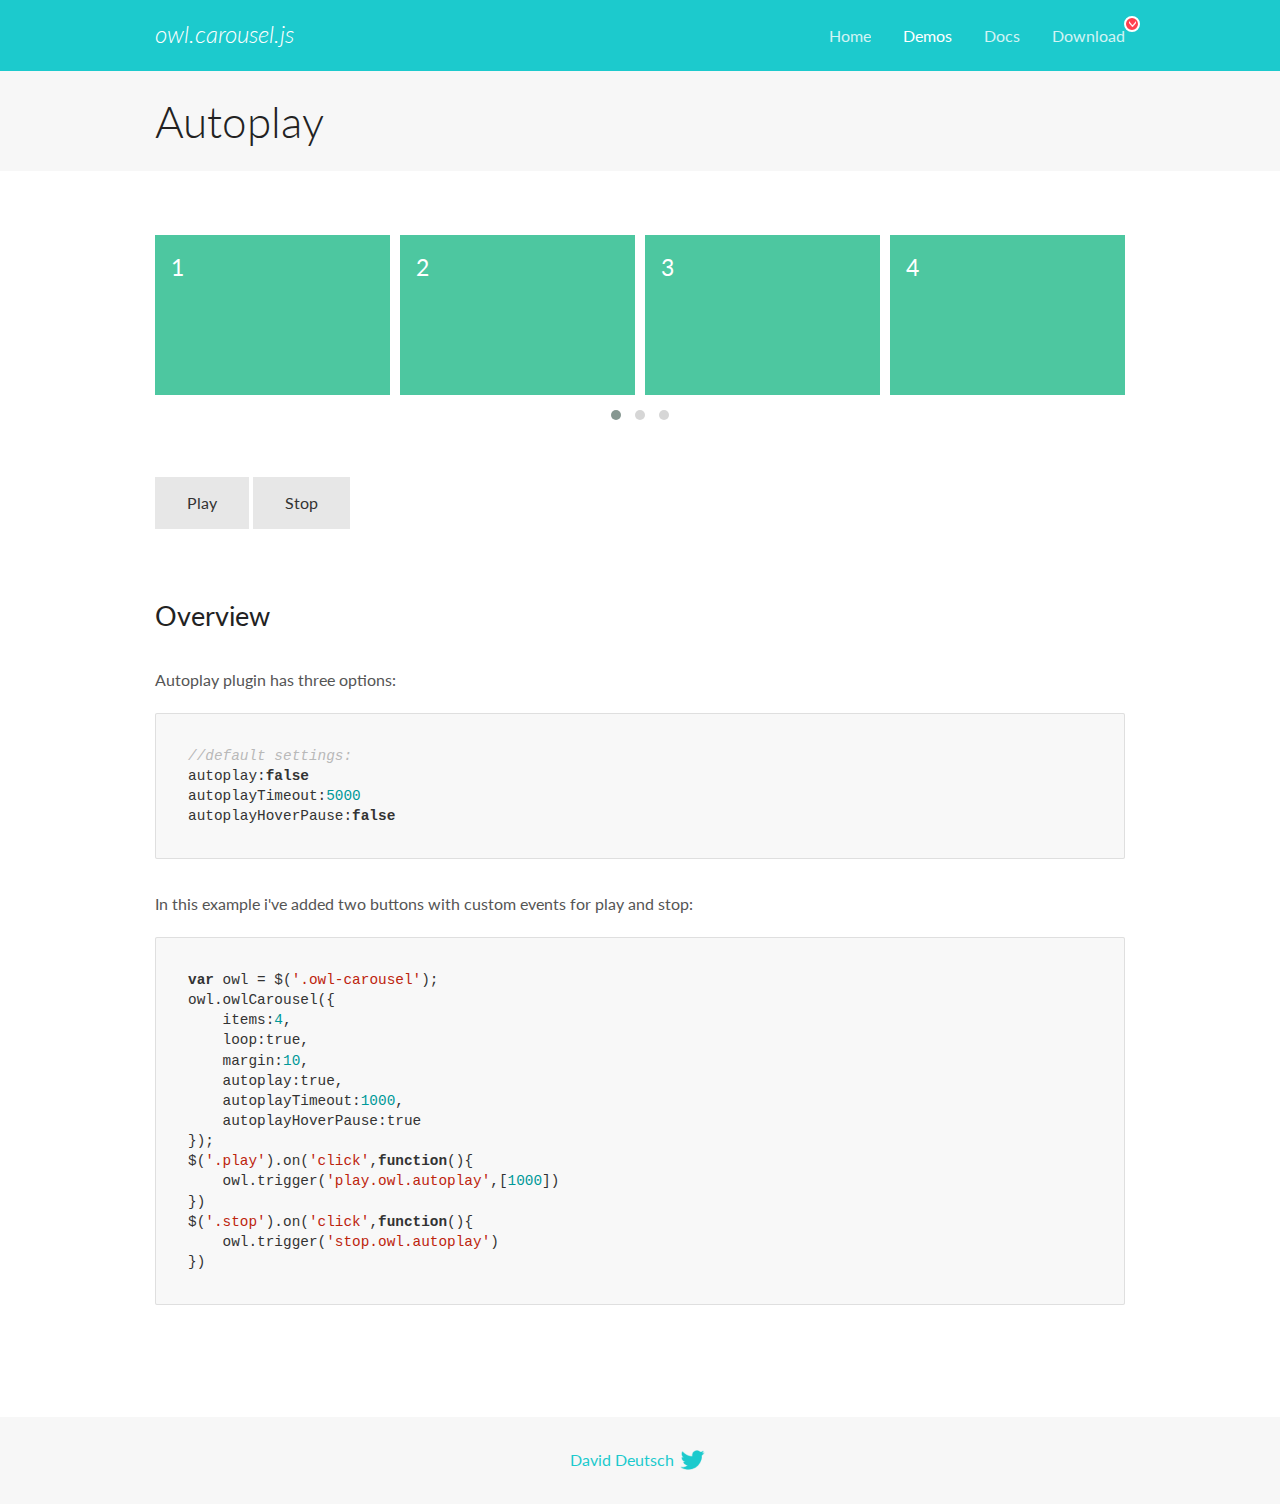
<file: lib/owlCarousel/docs/demos/autoplay.html>
<!DOCTYPE html>
<html lang="en">
  <head>

    <!-- head -->
    <meta charset="utf-8">
    <meta name="msapplication-tap-highlight" content="no" />
    <meta name="viewport" content="width=device-width, initial-scale=1.0" />
    <meta name="description" content="Autoplay usage demo">
    <meta name="author" content="David Deutsch">
    <title>
      Autoplay Demo | Owl Carousel | 2.3.4
    </title>

    <!-- Stylesheets -->
    <link href='https://fonts.googleapis.com/css?family=Lato:300,400,700,400italic,300italic' rel='stylesheet' type='text/css'>
    <link rel="stylesheet" href="../assets/css/docs.theme.min.css">

    <!-- Owl Stylesheets -->
    <link rel="stylesheet" href="../assets/owlcarousel/assets/owl.carousel.min.css">
    <link rel="stylesheet" href="../assets/owlcarousel/assets/owl.theme.default.min.css">

    <!-- HTML5 shim and Respond.js IE8 support of HTML5 elements and media queries -->

    <!--[if lt IE 9]>
      <script src="https://oss.maxcdn.com/libs/html5shiv/3.7.0/html5shiv.js"></script>
      <script src="https://oss.maxcdn.com/libs/respond.js/1.3.0/respond.min.js"></script>
    <![endif]-->

    <!-- Favicons -->
    <link rel="apple-touch-icon-precomposed" sizes="144x144" href="../assets/ico/apple-touch-icon-144-precomposed.png">
    <link rel="shortcut icon" href="../assets/ico/favicon.png">
    <link rel="shortcut icon" href="favicon.ico">

    <!-- Yeah i know js should not be in header. Its required for demos.-->

    <!-- javascript -->
    <script src="../assets/vendors/jquery.min.js"></script>
    <script src="../assets/owlcarousel/owl.carousel.js"></script>
  </head>
  <body>

    <!-- header -->
    <header class="header">
      <div class="row">
        <div class="large-12 columns">
          <div class="brand left">
            <h3>
              <a href="/OwlCarousel2/">owl.carousel.js</a> 
            </h3>
          </div>
          <a id="toggle-nav" class="right">
            <span></span> <span></span> <span></span> 
          </a> 
          <div class="nav-bar">
            <ul class="clearfix">
              <li> <a href="/OwlCarousel2/index.html">Home</a>  </li>
              <li class="active">
                <a href="/OwlCarousel2/demos/demos.html">Demos</a> 
              </li>
              <li> <a href="/OwlCarousel2/docs/started-welcome.html">Docs</a>  </li>
              <li>
                <a href="https://github.com/OwlCarousel2/OwlCarousel2/archive/2.3.4.zip">Download</a> 
                <span class="download"></span> 
              </li>
            </ul>
          </div>
        </div>
      </div>
    </header>

    <!-- title -->
    <section class="title">
      <div class="row">
        <div class="large-12 columns">
          <h1>Autoplay</h1>
        </div>
      </div>
    </section>

    <!--  Demos -->
    <section id="demos">
      <div class="row">
        <div class="large-12 columns">
          <div class="owl-carousel owl-theme">
            <div class="item">
              <h4>1</h4>
            </div>
            <div class="item">
              <h4>2</h4>
            </div>
            <div class="item">
              <h4>3</h4>
            </div>
            <div class="item">
              <h4>4</h4>
            </div>
            <div class="item">
              <h4>5</h4>
            </div>
            <div class="item">
              <h4>6</h4>
            </div>
            <div class="item">
              <h4>7</h4>
            </div>
            <div class="item">
              <h4>8</h4>
            </div>
            <div class="item">
              <h4>9</h4>
            </div>
            <div class="item">
              <h4>10</h4>
            </div>
            <div class="item">
              <h4>11</h4>
            </div>
            <div class="item">
              <h4>12</h4>
            </div>
          </div>
          <a class="button secondary play">Play</a> 
          <a class="button secondary stop">Stop</a> 
          <h3 id="overview">Overview</h3>
          <p>Autoplay plugin has three options:</p>
          <pre><code>//default settings:
autoplay:false
autoplayTimeout:5000
autoplayHoverPause:false</code></pre>
          <p>In this example i&#39;ve added two buttons with custom events for play and stop:</p>
          <pre><code>var owl = $(&#39;.owl-carousel&#39;);
owl.owlCarousel({
    items:4,
    loop:true,
    margin:10,
    autoplay:true,
    autoplayTimeout:1000,
    autoplayHoverPause:true
});
$(&#39;.play&#39;).on(&#39;click&#39;,function(){
    owl.trigger(&#39;play.owl.autoplay&#39;,[1000])
})
$(&#39;.stop&#39;).on(&#39;click&#39;,function(){
    owl.trigger(&#39;stop.owl.autoplay&#39;)
})</code></pre>
          <script>
            $(document).ready(function() {
              var owl = $('.owl-carousel');
              owl.owlCarousel({
                items: 4,
                loop: true,
                margin: 10,
                autoplay: true,
                autoplayTimeout: 1000,
                autoplayHoverPause: true
              });
              $('.play').on('click', function() {
                owl.trigger('play.owl.autoplay', [1000])
              })
              $('.stop').on('click', function() {
                owl.trigger('stop.owl.autoplay')
              })
            })
          </script>
        </div>
      </div>
    </section>

    <!-- footer -->
    <footer class="footer">
      <div class="row">
        <div class="large-12 columns">
          <h5>
            <a href="/OwlCarousel2/docs/support-contact.html">David Deutsch</a> 
            <a id="custom-tweet-button" href="https://twitter.com/share?url=https://github.com/OwlCarousel2/OwlCarousel2&text=Owl Carousel - This is so awesome! " target="_blank"></a> 
          </h5>
        </div>
      </div>
    </footer>

    <!-- vendors -->
    <script src="../assets/vendors/highlight.js"></script>
    <script src="../assets/js/app.js"></script>
  </body>
</html>
</file>
<file: css/commom.css>
:root{
    --primary-grey: #25262E;
    --box-shadow: -5px 10px 20px #000;
    --roboto: 'Roboto', sans-serif;
}

body{
    background: var(--primary-grey);
    font-family: 'Jura', sans-serif;
    background-image: url(../assets/textura.png);
    background-attachment: fixed;
    color: #FFFFFF;
}

.container{
    width: 80%;
    max-width: 1200px;
    margin: 0 auto;
}

.page-title{
    font-size: 18px;
    margin-bottom: 40px;
    position: relative;
    width: -webkit-fit-content;
    width: -moz-fit-content;
    width: fit-content;
    font-family: 'Julius Sans One', sans-serif;
    margin-top: 40px;
}
.page-title::after{
    content: '';
    position: absolute;
    top: 130%;
    left: 0;
    width: 120%;
    height: 1px;
    background: #FFF;
}

/* .menu-desktop */
.menu-mobile{
    display: none;
}
.menu-desktop{
    background: var(--primary-grey);
    display: flex;
    justify-content: space-between;
    align-items: center;
    width: 90%;
    padding: 0 40px;
    margin: 0 auto;
    height: 90px;
    max-width: 1200px;
}
.menu-desktop img{
    width: 100%;
    height: -webkit-fit-content;
    height: -moz-fit-content;
    height: fit-content;
    max-width: 60px;
}

.menu{
    list-style:none;
    float:left;
    height: 99%;
    display: flex;
    justify-content: space-between;
    align-items: center;
    position: relative;
    font-weight: 500;
}
.menu li{
    position:relative;
    float:left;
    height: 99%;
}
.menu li a, .areas-de-atuacao{
    color:#FFF;
    text-decoration:none;
    padding: 5px 10px;
    display:block;
    height: 90%;
    display: flex;
    justify-content: center;
    align-items: center;
    cursor: pointer;
}

.menu li a:hover, .areas-de-atuacao:hover{
    background:#0C0C0C;
    color:#fff;
}
.menu #dropdown-menu{
    position:absolute;
    left:-13%;
    background-color: var(--primary-grey);
    z-index: 999;
    top: 100%;
    display:none;
}
.menu li:hover #dropdown-menu, .menu li.over #dropdown-menu{display:block;}
.menu #dropdown-menu li{
    display:block;
    width: 250px;
    text-align: center;
    line-height: 20px;
    padding: 10px 0;
    height: 100%;
}
.menu #dropdown-menu li:hover{
    background:#0C0C0C;
}

@media (max-width: 940px) {
    .menu-desktop{
        font-size: 13px;
    }
}
@media (max-width: 740px) {
    .menu-desktop{
        display: none;
    }
    
    .menu-mobile{
        display: flex;
        padding: 10px 40px;
        justify-content: space-between;
        align-items: center;
        position: relative;
    }
    .menu-mobile img:nth-child(1){
        width: 40px;
        max-height: 40px;
    }
    .menu-mobile img:nth-child(2){
        width: 30px;
        max-height: 25px;
    }
    .menu-mobile #menu-open{
        flex-direction: column;
        position: absolute;
        top: 60px;
        left: 0;
        width: 100%;
        height: auto;
        background: var(--primary-grey);
        z-index: 999;
    }
    .menu-mobile ul li{
        width: 100%;
    }
    .menu-mobile ul li a, .menu-mobile ul li span{
        width: 100%;
        padding: 20px 0;
        display: block;
        text-align: center;
    }
    #dropdown-mobile{
        display: none;
        background: #000000ef;
        display: flex;
        flex-direction: column;
    }
    #dropdown-mobile a{
        width: 100%;
        padding: 10px 0;
        position: inherit;
    }
    #menu-open {
        display: none;
    }
    #menu-open.show {
        display: flex;
    }
    #dropdown-mobile {
        display: none;
    }
    #dropdown-mobile.submenumobileshow {
        display: flex;
    }
}

/* FOOTER */
footer{
    background: #16181E;
    padding: 40px;
    display: flex;
    justify-content: space-around;
    align-items: flex-start;
    font-family: var(--roboto);
}
footer .info{
    display: flex;
    justify-content: space-around;
    align-items: flex-start;
    width: 60%;
}
footer h4{
    font-size: 16px;
}
footer p{
    font-size: 14px;
    line-height: 16px;
    margin: 20px 0;
    display: flex;
    justify-content: flex-start;
    align-items: center;
}
footer a{
    text-decoration: none;
    color: #FFFFFF;
}
footer a:hover{
    color: rgb(179, 179, 179);
}

footer ul{
    margin-top: 20px;
}
footer li{
    font-size: 14px;
    line-height: 16px;
    margin-top: 5px;
}
footer p img{
    display: inline-block;
    max-width: 25px;
    margin-right: 12px;
}

@media (max-width: 940px) {
    footer{
        flex-direction: column;
        justify-content: center;
        align-items: center;
    }
    footer .info{
        align-self: center;
        width: 100%;
        margin-top: 40px;
    }
}
@media (max-width: 640px) {
    footer .info{
        flex-direction: column;
        align-self: center;
        justify-content: center;
        width: 100%;
        margin-top: 40px;
    }

    footer .info div{
        flex-direction: column;
        align-self: center;
        justify-content: center;
        width: 100%;
        margin-top: 40px;
    }

    footer .info div:nth-child(1){
        display: flex;
        flex-direction: row;
        justify-content: space-around;
        align-items: center;
        width: 100%;
        margin-top: 0;
        padding: 0;
    }
    footer ul{
        margin-top: 0;
    }
}


/* developed by */
.developed{
    font-family: var(--roboto);
    background: #000000;
    border-top: 8px solid #0E0E0E;
    padding: 15px;
    font-size: 11px;
    word-spacing: 5px;
    letter-spacing: 1px;
    text-align: center;
}
.developed a{
    color: #FFFFFF;
    text-decoration: none;
    word-spacing: 0;
    font-family: 'Julius Sans One', sans-serif;
    font-weight: bold;
}
.developed a:hover{
    color: #D3A01F;
}

@media (max-width: 640px) {
    .developed{
        padding: 8px;
        font-size: 7px;
    }
}
</file>
<file: css/internas.css>
.banner{
    height: -webkit-fit-content;
    height: -moz-fit-content;
    height: fit-content;
    padding: 40px 0;
    background-image: linear-gradient(to bottom, rgba(0, 0, 0, 0.534), rgba(0, 0, 0, 0.895)), url(../assets/sp-bg.jpg);
    background-size: cover;
    background-repeat: no-repeat;
    background-position: bottom;
    background-attachment: fixed;
    box-shadow: inset 0 0 30px 8px rgb(0, 0, 0);
}
@media (max-width: 750px) {
    .banner{
        background-attachment: local;
    }
}
.banner img{
    width: 60%;
    max-width: 300px;
    margin: 0 auto;
    display: block;
}

/* SOBRE NOS */
#sobre-nos .escritorio p{
    margin-top: 20px;
}

#sobre-nos .equipe{
    display: flex;
    flex-direction: column;
    align-items: center;
    font-family: var(--roboto);
    margin: 60px 0;
}
#sobre-nos .equipe .nome{
    font-weight: bold;
    margin-top: 10px;
}
#sobre-nos .equipe .area{
    font-size: 14px;
    margin-top: 5px;
}
#sobre-nos .equipe img{
    width: 40%;
    max-width: 200px;
}
#sobre-nos #open-popup-sobre{
    margin-top: 15px;
    color: #E8E8E8;
    border: 1px solid #E8E8E8;
    text-decoration: none;
    padding: 5px 15px;
    border-radius: 15px;
    width: -webkit-fit-content;
    width: -moz-fit-content;
    width: fit-content;
    font-weight: bold;
    box-shadow: var(--box-shadow);
    cursor: pointer;
    font-size: 14px;
}
#sobre-nos #open-popup-sobre:hover{
    color: #0C0C0C;
    background: #E8E8E8;
    box-shadow: 5px 5px 20px #000;
    transition: .2s;
}
#sobre-nos #popup-sobre{
    font-family: var(--roboto);
    font-weight: bold;
    line-height: 20px;
    position: fixed;
    z-index: 999;
    top: 25%;
    background: #ffffffe6;
    color: #000000;
    width: 60%;
    max-width: 700px;
    max-height: 40%;
    overflow: auto;
    padding: 40px;
    padding-top: 50px;
    border-radius: 15px;
    display: none;
}
#sobre-nos #popup-sobre p {
    margin-top: 10px;
}
#sobre-nos #close-popup{
    position: absolute;
    top: 5%;
    right: 5%;
    cursor: pointer;
    font-weight: bold;
    padding: 5px 10px;
}

/* ARTIGOS */
#artigos a{
    color: #E8E8E8;
    text-decoration: none;
    font-family: var(--roboto);
    line-height: 20px;
    border-radius: 15px;
    padding: 10px;
    padding-bottom: 20px;
}
#artigos a:hover{
    background: #000000;
    transition: .5s;
}
#artigos .blocos-artigos{
    display: flex;
    justify-content: space-between;
    flex-wrap: wrap;
    margin-bottom: 40px;
    text-align: center;
    gap: 20px;
}

#artigos .blocos-artigos div{
    max-width: 300px;
}
#artigos .blocos-artigos img{
    margin-bottom: 20px;
    max-width: 300pc;
}

@media (max-width: 850px) {
    #artigos .blocos-artigos{
        justify-content: center;
        gap: 60px;
    }
}

/* CONTATO */
#contato div a{
    display: flex;
    justify-content: center;
    align-items: center;
    background: #0C0C0C;
    width: 80%;
    max-width: 522px;
    margin: 20px auto;
    padding: 20px 10%;
    color: #FFFFFF;
    text-decoration: none;
}

#contato div a:hover{
    background: #0c0c0c87;
    color: #FFFFFF;
    transition: .5s;
}

#contato div a img{
    margin-right: 40px;
    max-width: 10%;
}

#contato .local{
    width: 100%;
    max-width: 600px;
    font-family: var(--roboto);
    line-height: 20px;
    font-weight: bold;
    margin: 40px auto;
    text-align: center;
}
#contato iframe{
    margin-bottom: 20px;
    display: block;
    max-width: 100%;
}

@media (max-width: 500px) {
    #contato div{
        max-width: 80%;
        margin: 0 auto;
    }
    #contato div a, #contato .local{
        font-size: 12px;
    }
    #contato div a img{
        margin-right: 10px;
    }
}
</file>
<file: css/loading.css>
/* LOADING */
.loading{
    position: fixed;
    top: 0;
    left: 0;
    width: 100%;
    height: 100%;
    background-color: #000000;
    z-index: 9999;
    display: flex;
    flex-direction: column;
    justify-content: center;
    align-items: center;
}
.loading video{
    width: 100%;
    max-width: 150px;
}
.loading p{
    color: #FFFFFF;
    font-family: 'Jura', sans-serif;
    font-size: 20px;
    margin-top: 50px;
}
.loading .loading-text{
    position: relative;
}
.loading .cover-loading{
    position: absolute;
    top: 0;
    background-color: #000000;
    width: 110%;
    height: 110%;
    -webkit-animation: carregandoappear 4s infinite;
            animation: carregandoappear 4s infinite;
}

@-webkit-keyframes carregandoappear{
    0%{  }
    25%{ transform: translateX(100%); }
    50%{ opacity: 0; }
    75%{ transform: translateX(-10%); opacity: 0; }
    100%{ transform: translateX(0); opacity: 1; }
}

@keyframes carregandoappear{
    0%{  }
    25%{ transform: translateX(100%); }
    50%{ opacity: 0; }
    75%{ transform: translateX(-10%); opacity: 0; }
    100%{ transform: translateX(0); opacity: 1; }
}
</file>
<file: pages/areas-de-atuacao/areas.css>
.areas-atuacao div{
    font-family: var(--roboto);
    line-height: 20px;
    font-size: 15px;
    margin-bottom: 40px;
}

.areas-atuacao div ul{
    list-style-type: disc;
    padding-left: 1.5%;
}

.areas-atuacao div ul li{
    margin-top: 5px;
}

.areas-atuacao div p{
    margin-top: 20px;
}

.areas-atuacao div ul:nth-child(2){
    margin-top: 40px;
}
</file>
